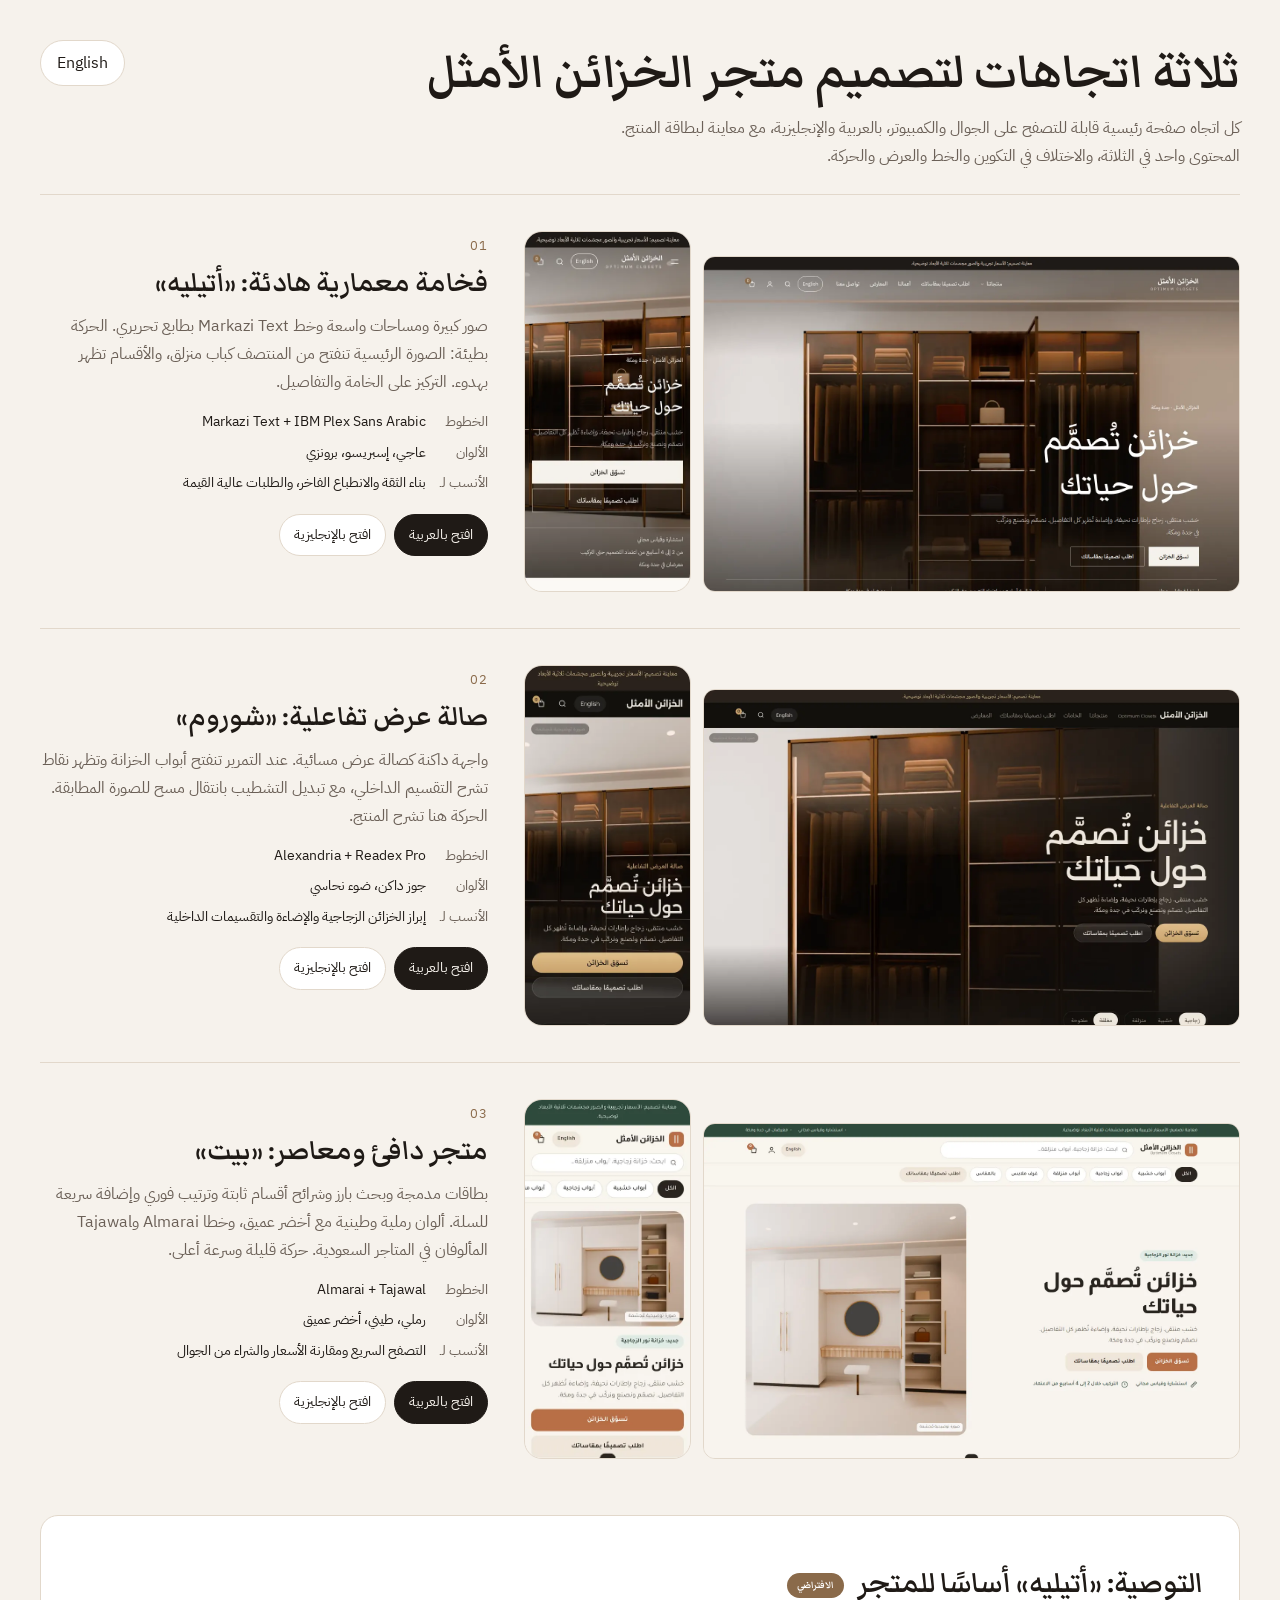
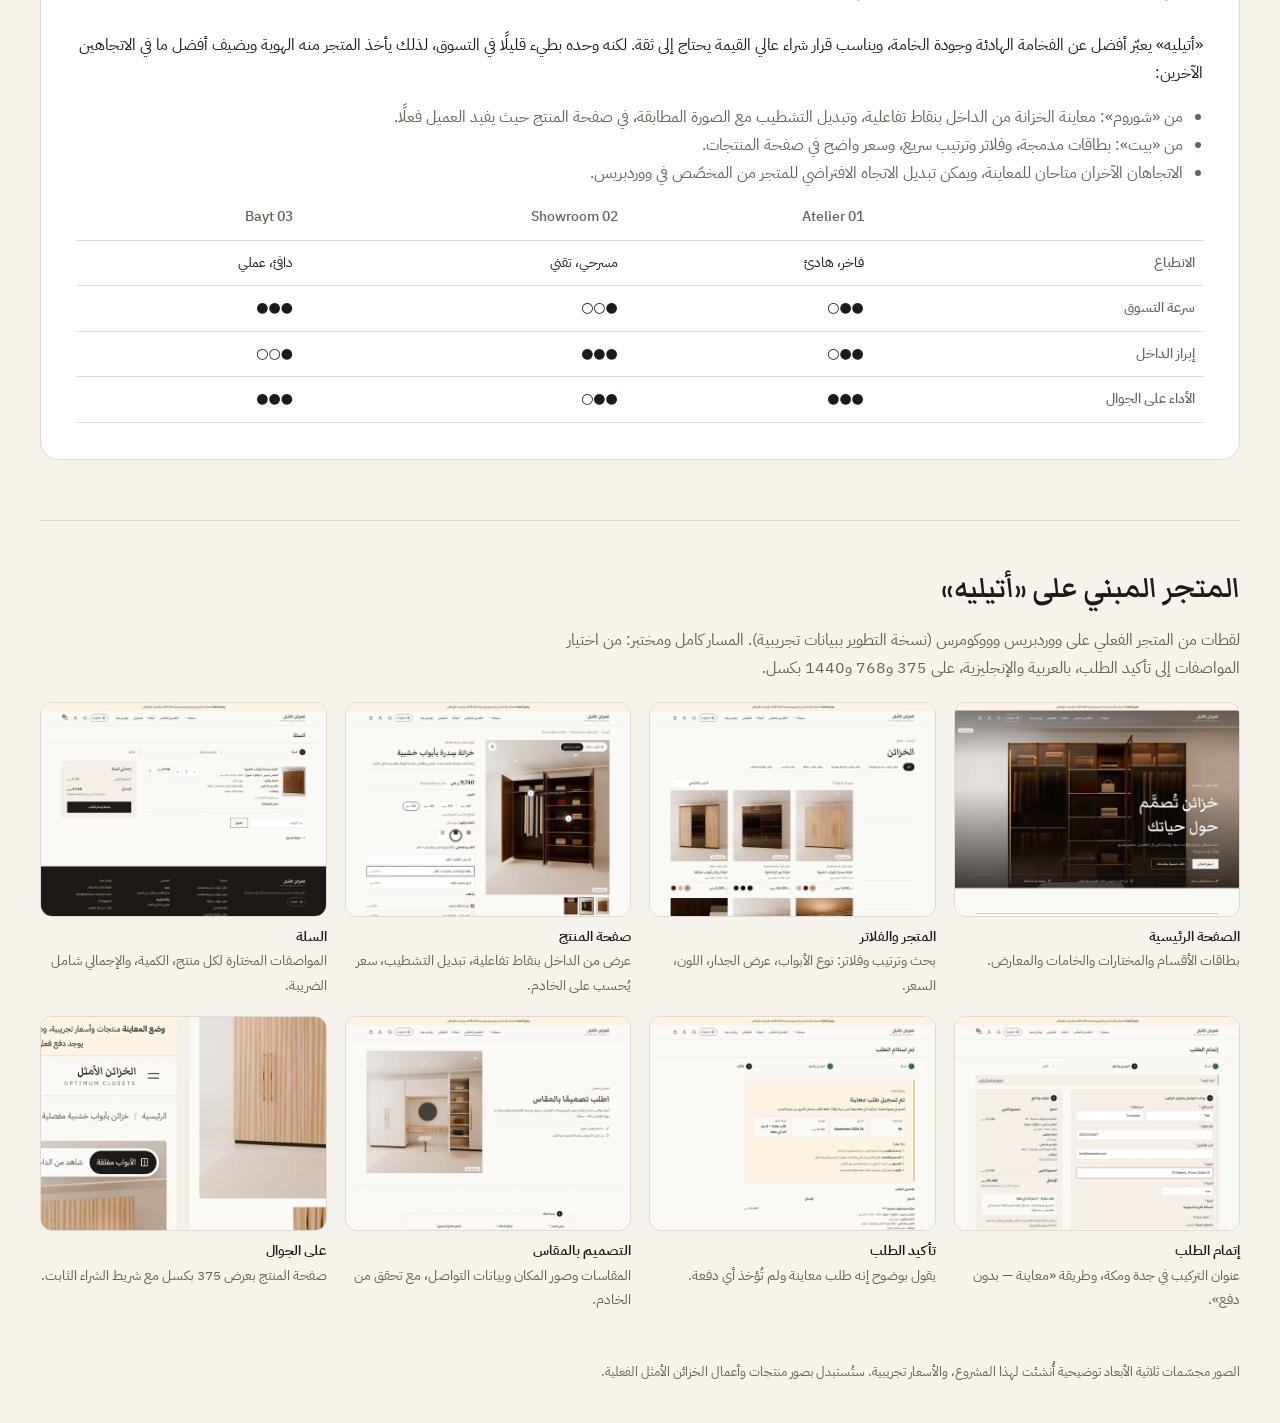
<file: optimum-closets/concepts/index.html>
<!doctype html>
<html lang="ar" dir="rtl">
<head>
<meta charset="utf-8">
<meta name="viewport" content="width=device-width, initial-scale=1">
<title>Optimum Closets Design Directions</title>
<meta name="description" content="Three design directions for the Optimum Closets store, compared, with a recommendation.">
<link rel="stylesheet" href="../assets/fonts/fonts.css">
<style>
:root { --bg: #f6f2ec; --card: #fff; --ink: #1f1a16; --muted: #6b6057; --line: #e2d8cb; --accent: #8a6a4a; --g: clamp(16px, 4vw, 40px); }
@media (prefers-color-scheme: dark) { :root:not([data-theme="light"]) { --bg: #141210; --card: #1d1a17; --ink: #efe7dc; --muted: #a99b8a; --line: #332d27; --accent: #c9a26b; } }
:root[data-theme="dark"] { --bg: #141210; --card: #1d1a17; --ink: #efe7dc; --muted: #a99b8a; --line: #332d27; --accent: #c9a26b; }
* { box-sizing: border-box; }
body { margin: 0; background: var(--bg); color: var(--ink); font: 400 16px/1.75 "IBM Plex Sans Arabic", system-ui, sans-serif; overflow-x: clip; }
a { color: inherit; }
img { display: block; width: 100%; height: auto; }
.wrap { max-width: 1280px; margin-inline: auto; padding-inline: var(--g); }
header.top { padding-block: 40px 24px; display: flex; justify-content: space-between; align-items: start; gap: 16px; flex-wrap: wrap; }
h1 { font-family: "Markazi Text", serif; font-weight: 600; font-size: clamp(34px, 5vw, 60px); line-height: 1.1; margin: 0 0 8px; }
.sub { color: var(--muted); max-width: 64ch; margin: 0; }
.lang { border: 1px solid var(--line); background: var(--card); padding: 8px 16px; border-radius: 999px; font: inherit; color: inherit; cursor: pointer; }
.concept { display: grid; grid-template-columns: 1.6fr 1fr; gap: clamp(16px, 3vw, 36px); padding-block: 36px; border-top: 1px solid var(--line); align-items: start; }
.shots { display: grid; grid-template-columns: 3.2fr 1fr; gap: 12px; align-items: end; }
.shot { border-radius: 12px; overflow: hidden; border: 1px solid var(--line); background: var(--card); }
.shot.m { border-radius: 18px; }
.meta h2 { font-family: "Markazi Text", serif; font-weight: 600; font-size: 34px; line-height: 1.15; margin: 4px 0 10px; }
.num { font-size: 13px; color: var(--accent); letter-spacing: .08em; }
.meta p { margin: 0 0 12px; color: var(--muted); }
dl { display: grid; grid-template-columns: auto 1fr; gap: 6px 14px; font-size: 14px; margin: 14px 0 18px; }
dt { color: var(--muted); }
dd { margin: 0; }
.links { display: flex; flex-wrap: wrap; gap: 8px; }
.links a { text-decoration: none; border: 1px solid var(--line); background: var(--card); padding: 8px 14px; border-radius: 999px; font-size: 14px; }
.links a.primary { background: var(--ink); color: var(--bg); border-color: var(--ink); }
.pick { background: var(--card); border: 1px solid var(--line); border-radius: 18px; padding: clamp(20px, 3vw, 36px); margin-block: 20px 60px; }
.pick h2 { font-family: "Markazi Text", serif; font-weight: 600; font-size: 36px; margin: 0 0 10px; }
.pick ul { margin: 10px 0 0; padding-inline-start: 20px; color: var(--muted); }
.badge { display: inline-block; font-size: 12px; background: var(--accent); color: #fff; padding: 2px 10px; border-radius: 999px; margin-inline-start: 8px; vertical-align: middle; }
table { width: 100%; border-collapse: collapse; font-size: 14px; margin-top: 8px; }
th, td { text-align: start; padding: 10px 8px; border-bottom: 1px solid var(--line); vertical-align: top; }
th { color: var(--muted); font-weight: 500; }
.tablewrap { overflow-x: auto; }
.store { padding-block: 8px 48px; border-top: 1px solid var(--line); }
.store h2 { font-family: "Markazi Text", serif; font-weight: 600; font-size: 36px; margin: 28px 0 6px; }
.store > p { color: var(--muted); max-width: 70ch; margin: 0 0 20px; }
.store-grid { display: grid; grid-template-columns: repeat(auto-fill, minmax(260px, 1fr)); gap: 18px; }
.store-grid figure { margin: 0; display: grid; gap: 8px; align-content: start; }
.store-grid a { display: block; border: 1px solid var(--line); border-radius: 12px; overflow: hidden; background: var(--card); aspect-ratio: 4 / 3; }
.store-grid img { width: 100%; height: 100%; object-fit: cover; object-position: top; }
.store-grid figcaption { font-size: 14px; color: var(--muted); }
.store-grid figcaption strong { display: block; color: var(--ink); font-weight: 600; }
.checks { margin: 18px 0 0; padding-inline-start: 20px; color: var(--muted); font-size: 14.5px; display: grid; gap: 4px; }
footer { color: var(--muted); font-size: 13px; padding-block: 0 40px; }
@media (max-width: 860px) { .concept { grid-template-columns: 1fr; } }
</style>
</head>
<body>
<div class="wrap">
	<header class="top">
		<div>
			<h1 data-i="title">ثلاثة اتجاهات لتصميم متجر الخزائن الأمثل</h1>
			<p class="sub" data-i="intro">كل اتجاه صفحة رئيسية قابلة للتصفح على الجوال والكمبيوتر، بالعربية والإنجليزية، مع معاينة لبطاقة المنتج. المحتوى واحد في الثلاثة، والاختلاف في التكوين والخط والعرض والحركة.</p>
		</div>
		<button class="lang" type="button" id="lang">English</button>
	</header>

	<section class="concept">
		<div class="shots">
			<a class="shot" href="atelier.html"><img src="shots/atelier-1440.webp" alt="" loading="lazy" width="1440" height="900" data-alt="c1d"></a>
			<a class="shot m" href="atelier.html"><img src="shots/atelier-375.webp" alt="" loading="lazy" width="375" height="812" data-alt="c1m"></a>
		</div>
		<div class="meta">
			<span class="num">01</span>
			<h2 data-i="c1">فخامة معمارية هادئة: «أتيليه»</h2>
			<p data-i="c1d">صور كبيرة ومساحات واسعة وخط Markazi Text بطابع تحريري. الحركة بطيئة: الصورة الرئيسية تنفتح من المنتصف كباب منزلق، والأقسام تظهر بهدوء. التركيز على الخامة والتفاصيل.</p>
			<dl>
				<dt data-i="type">الخطوط</dt><dd>Markazi Text + IBM Plex Sans Arabic</dd>
				<dt data-i="palette">الألوان</dt><dd data-i="c1p">عاجي، إسبريسو، برونزي</dd>
				<dt data-i="best">الأنسب لـ</dt><dd data-i="c1b">بناء الثقة والانطباع الفاخر، والطلبات عالية القيمة</dd>
			</dl>
			<div class="links"><a class="primary" href="atelier.html#ar" data-i="openAr">افتح بالعربية</a><a href="atelier.html#en" data-i="openEn">افتح بالإنجليزية</a></div>
		</div>
	</section>

	<section class="concept">
		<div class="shots">
			<a class="shot" href="showroom.html"><img src="shots/showroom-1440.webp" alt="" loading="lazy" width="1440" height="900" data-alt="c2d"></a>
			<a class="shot m" href="showroom.html"><img src="shots/showroom-375.webp" alt="" loading="lazy" width="375" height="812" data-alt="c2m"></a>
		</div>
		<div class="meta">
			<span class="num">02</span>
			<h2 data-i="c2">صالة عرض تفاعلية: «شوروم»</h2>
			<p data-i="c2d">واجهة داكنة كصالة عرض مسائية. عند التمرير تنفتح أبواب الخزانة وتظهر نقاط تشرح التقسيم الداخلي، مع تبديل التشطيب بانتقال مسح للصورة المطابقة. الحركة هنا تشرح المنتج.</p>
			<dl>
				<dt data-i="type">الخطوط</dt><dd>Alexandria + Readex Pro</dd>
				<dt data-i="palette">الألوان</dt><dd data-i="c2p">جوز داكن، ضوء نحاسي</dd>
				<dt data-i="best">الأنسب لـ</dt><dd data-i="c2b">إبراز الخزائن الزجاجية والإضاءة والتقسيمات الداخلية</dd>
			</dl>
			<div class="links"><a class="primary" href="showroom.html#ar" data-i="openAr">افتح بالعربية</a><a href="showroom.html#en" data-i="openEn">افتح بالإنجليزية</a></div>
		</div>
	</section>

	<section class="concept">
		<div class="shots">
			<a class="shot" href="bayt.html"><img src="shots/bayt-1440.webp" alt="" loading="lazy" width="1440" height="900" data-alt="c3d"></a>
			<a class="shot m" href="bayt.html"><img src="shots/bayt-375.webp" alt="" loading="lazy" width="375" height="812" data-alt="c3m"></a>
		</div>
		<div class="meta">
			<span class="num">03</span>
			<h2 data-i="c3">متجر دافئ ومعاصر: «بيت»</h2>
			<p data-i="c3d">بطاقات مدمجة وبحث بارز وشرائح أقسام ثابتة وترتيب فوري وإضافة سريعة للسلة. ألوان رملية وطينية مع أخضر عميق، وخطا Almarai وTajawal المألوفان في المتاجر السعودية. حركة قليلة وسرعة أعلى.</p>
			<dl>
				<dt data-i="type">الخطوط</dt><dd>Almarai + Tajawal</dd>
				<dt data-i="palette">الألوان</dt><dd data-i="c3p">رملي، طيني، أخضر عميق</dd>
				<dt data-i="best">الأنسب لـ</dt><dd data-i="c3b">التصفح السريع ومقارنة الأسعار والشراء من الجوال</dd>
			</dl>
			<div class="links"><a class="primary" href="bayt.html#ar" data-i="openAr">افتح بالعربية</a><a href="bayt.html#en" data-i="openEn">افتح بالإنجليزية</a></div>
		</div>
	</section>

	<section class="pick">
		<h2 data-i="recT">التوصية: «أتيليه» أساسًا للمتجر <span class="badge" data-i="default">الافتراضي</span></h2>
		<p data-i="recP">«أتيليه» يعبّر أفضل عن الفخامة الهادئة وجودة الخامة، ويناسب قرار شراء عالي القيمة يحتاج إلى ثقة. لكنه وحده بطيء قليلًا في التسوق، لذلك يأخذ المتجر منه الهوية ويضيف أفضل ما في الاتجاهين الآخرين:</p>
		<ul>
			<li data-i="rec1">من «شوروم»: معاينة الخزانة من الداخل بنقاط تفاعلية، وتبديل التشطيب مع الصورة المطابقة، في صفحة المنتج حيث يفيد العميل فعلًا.</li>
			<li data-i="rec2">من «بيت»: بطاقات مدمجة، وفلاتر وترتيب سريع، وسعر واضح في صفحة المنتجات.</li>
			<li data-i="rec3">الاتجاهان الآخران متاحان للمعاينة، ويمكن تبديل الاتجاه الافتراضي للمتجر من المخصّص في ووردبريس.</li>
		</ul>
		<div class="tablewrap">
			<table>
				<thead><tr><th></th><th>01 Atelier</th><th>02 Showroom</th><th>03 Bayt</th></tr></thead>
				<tbody>
					<tr><th data-i="r1">الانطباع</th><td data-i="r1a">فاخر، هادئ</td><td data-i="r1b">مسرحي، تقني</td><td data-i="r1c">دافئ، عملي</td></tr>
					<tr><th data-i="r2">سرعة التسوق</th><td>●●○</td><td>●○○</td><td>●●●</td></tr>
					<tr><th data-i="r3">إبراز الداخل</th><td>●●○</td><td>●●●</td><td>●○○</td></tr>
					<tr><th data-i="r4">الأداء على الجوال</th><td>●●●</td><td>●●○</td><td>●●●</td></tr>
				</tbody>
			</table>
		</div>
	</section>
	<section class="store" id="store">
		<h2 data-i="storeT">المتجر المبني على «أتيليه»</h2>
		<p data-i="storeP">لقطات من المتجر الفعلي على ووردبريس وووكومرس (نسخة التطوير ببيانات تجريبية). المسار كامل ومختبر: من اختيار المواصفات إلى تأكيد الطلب، بالعربية والإنجليزية، على 375 و768 و1440 بكسل.</p>
		<div class="store-grid">
			<figure><a href="shots/store-home.webp"><img src="shots/store-home.webp" alt="" loading="lazy" data-alt-ar="الصفحة الرئيسية" data-alt-en="Homepage"></a><figcaption><strong data-i="s_home">الصفحة الرئيسية</strong><span data-i="s_homed">بطاقات الأقسام والمختارات والخامات والمعارض.</span></figcaption></figure>
			<figure><a href="shots/store-shop.webp"><img src="shots/store-shop.webp" alt="" loading="lazy" data-alt-ar="المتجر والفلاتر" data-alt-en="Shop and filters"></a><figcaption><strong data-i="s_shop">المتجر والفلاتر</strong><span data-i="s_shopd">بحث وترتيب وفلاتر: نوع الأبواب، عرض الجدار، اللون، السعر.</span></figcaption></figure>
			<figure><a href="shots/store-product.webp"><img src="shots/store-product.webp" alt="" loading="lazy" data-alt-ar="صفحة المنتج" data-alt-en="Product page"></a><figcaption><strong data-i="s_product">صفحة المنتج</strong><span data-i="s_productd">عرض من الداخل بنقاط تفاعلية، تبديل التشطيب، سعر يُحسب على الخادم.</span></figcaption></figure>
			<figure><a href="shots/store-cart.webp"><img src="shots/store-cart.webp" alt="" loading="lazy" data-alt-ar="السلة" data-alt-en="Cart"></a><figcaption><strong data-i="s_cart">السلة</strong><span data-i="s_cartd">المواصفات المختارة لكل منتج، الكمية، والإجمالي شامل الضريبة.</span></figcaption></figure>
			<figure><a href="shots/store-checkout.webp"><img src="shots/store-checkout.webp" alt="" loading="lazy" data-alt-ar="إتمام الطلب" data-alt-en="Checkout"></a><figcaption><strong data-i="s_checkout">إتمام الطلب</strong><span data-i="s_checkoutd">عنوان التركيب في جدة ومكة، وطريقة «معاينة — بدون دفع».</span></figcaption></figure>
			<figure><a href="shots/store-confirm.webp"><img src="shots/store-confirm.webp" alt="" loading="lazy" data-alt-ar="تأكيد الطلب" data-alt-en="Confirmation"></a><figcaption><strong data-i="s_confirm">تأكيد الطلب</strong><span data-i="s_confirmd">يقول بوضوح إنه طلب معاينة ولم تُؤخذ أي دفعة.</span></figcaption></figure>
			<figure><a href="shots/store-mtm.webp"><img src="shots/store-mtm.webp" alt="" loading="lazy" data-alt-ar="التصميم بالمقاس" data-alt-en="Made to measure"></a><figcaption><strong data-i="s_mtm">التصميم بالمقاس</strong><span data-i="s_mtmd">المقاسات وصور المكان وبيانات التواصل، مع تحقق من الخادم.</span></figcaption></figure>
			<figure><a href="shots/store-mobile.webp"><img src="shots/store-mobile.webp" alt="" loading="lazy" data-alt-ar="على الجوال" data-alt-en="On mobile"></a><figcaption><strong data-i="s_mobile">على الجوال</strong><span data-i="s_mobiled">صفحة المنتج بعرض 375 بكسل مع شريط الشراء الثابت.</span></figcaption></figure>
		</div>
	</section>
	<footer data-i="foot">الصور مجسّمات ثلاثية الأبعاد توضيحية أُنشئت لهذا المشروع، والأسعار تجريبية. ستُستبدل بصور منتجات وأعمال الخزائن الأمثل الفعلية.</footer>
</div>
<script>
( function () {
	var en = {
		title: 'Three design directions for the Optimum Closets store',
		intro: 'Each direction is a browsable homepage for mobile and desktop, in Arabic and English, with a product card preview. The content is identical; they differ in composition, typography, presentation and motion.',
		c1: 'Quiet architectural luxury: “Atelier”',
		c1d: 'Large images, generous space and an editorial serif (Markazi Text). Slow motion: the hero opens from the centre like a sliding door and sections settle in calmly. The focus is material and detail.',
		c1p: 'Ivory, espresso, bronze', c1b: 'Building trust and a premium first impression for high-value orders',
		c2: 'Interactive showroom: “Showroom”',
		c2d: 'A dark, after-hours showroom. As you scroll the doors open and hotspots explain the interior; switching finish wipes to the exact matching image. Here, motion explains the product.',
		c2p: 'Dark walnut, brass light', c2b: 'Showcasing glass wardrobes, lighting and interior layouts',
		c3: 'Warm contemporary store: “Bayt”',
		c3d: 'Compact cards, a prominent search, sticky category chips, instant sorting and quick add. Sand, clay and deep green with Almarai and Tajawal, familiar from Saudi retail. Little motion, more speed.',
		c3p: 'Sand, clay, deep green', c3b: 'Fast browsing, price comparison and buying on mobile',
		type: 'Typefaces', palette: 'Palette', best: 'Best for',
		openAr: 'Open in Arabic', openEn: 'Open in English',
		recT: 'Recommendation: “Atelier” as the store’s base', default: 'Default',
		recP: 'Atelier best expresses quiet luxury and material quality, and suits a high-value purchase that needs trust. On its own it is a little slow to shop, so the store takes its identity and adds the best of the other two:',
		rec1: 'From Showroom: the see-inside view with interactive hotspots and finish switching with matching imagery, on the product page where it actually helps.',
		rec2: 'From Bayt: compact cards, fast filters and sorting, and clear prices on the product listing.',
		rec3: 'The other two directions stay available to preview, and the store’s default direction can be switched in the WordPress Customizer.',
		r1: 'Feel', r1a: 'Premium, calm', r1b: 'Theatrical, technical', r1c: 'Warm, practical', r2: 'Shopping speed', r3: 'Shows interiors', r4: 'Mobile performance',
		s_home: 'Homepage', s_homed: 'Categories, featured products, materials and showrooms.',
		s_shop: 'Shop and filters', s_shopd: 'Search, sorting and filters: door type, wall width, colour, price.',
		s_product: 'Product page', s_productd: 'See-inside view with hotspots, finish switching, server-computed price.',
		s_cart: 'Cart', s_cartd: 'Chosen options per line, quantity, totals including VAT.',
		s_checkout: 'Checkout', s_checkoutd: 'Installation address for Jeddah & Makkah, and the “Preview — no payment” method.',
		s_confirm: 'Confirmation', s_confirmd: 'Says plainly it is a preview order and no payment was taken.',
		s_mtm: 'Made to measure', s_mtmd: 'Measurements, photos of the space and contact details, validated on the server.',
		s_mobile: 'On mobile', s_mobiled: 'Product page at 375 px with the sticky buy bar.',
		storeT: 'The store, built on “Atelier”',
		storeP: 'Screenshots of the working WordPress / WooCommerce store (development copy with demo data). The whole journey is tested, from choosing options to order confirmation, in Arabic and English at 375, 768 and 1440 px.',
		foot: 'Images are illustrative 3D renders created for this project, and prices are demo values. They will be replaced with Optimum Closets’ actual product and project photos.'
	};
	var ar = {};
	document.querySelectorAll( '[data-i]' ).forEach( function ( el ) { ar[ el.getAttribute( 'data-i' ) ] = el.innerHTML; } );
	var lang = ( new URLSearchParams( location.search ).get( 'lang' ) === 'en' || location.hash === '#en' ) ? 'en' : 'ar';
	function apply() {
		var d = lang === 'en' ? en : ar;
		document.documentElement.lang = lang;
		document.documentElement.dir = lang === 'en' ? 'ltr' : 'rtl';
		document.querySelectorAll( '[data-i]' ).forEach( function ( el ) {
			var k = el.getAttribute( 'data-i' );
			if ( d[ k ] !== undefined ) { el.innerHTML = d[ k ]; }
		} );
		document.querySelectorAll( '.links a, a.shot' ).forEach( function ( a ) {
			if ( a.classList.contains( 'shot' ) ) { a.href = a.getAttribute( 'href' ).split( /[?#]/ )[ 0 ] + '#' + lang; }
		} );
		document.getElementById( 'lang' ).textContent = lang === 'en' ? 'العربية' : 'English';
		document.querySelectorAll( 'img[data-alt-ar]' ).forEach( function ( img ) { img.alt = img.getAttribute( lang === 'en' ? 'data-alt-en' : 'data-alt-ar' ); } );
		document.querySelectorAll( 'img[data-alt]' ).forEach( function ( img ) {
			var n = img.getAttribute( 'data-alt' );
			var name = { c1: 'Atelier', c2: 'Showroom', c3: 'Bayt' }[ n.slice( 0, 2 ) ];
			img.alt = lang === 'en' ? name + ( n[ 2 ] === 'd' ? ' homepage on desktop' : ' homepage on mobile' ) : 'الصفحة الرئيسية لاتجاه ' + name + ( n[ 2 ] === 'd' ? ' على الكمبيوتر' : ' على الجوال' );
		} );
	}
	document.getElementById( 'lang' ).addEventListener( 'click', function () {
		lang = lang === 'en' ? 'ar' : 'en';
		try { var u = new URL( location.href ); u.hash = lang; u.searchParams.delete( 'lang' ); history.replaceState( null, '', u ); } catch ( e ) {}
		apply();
	} );
	apply();
} )();
</script>
</body>
</html>
</file>
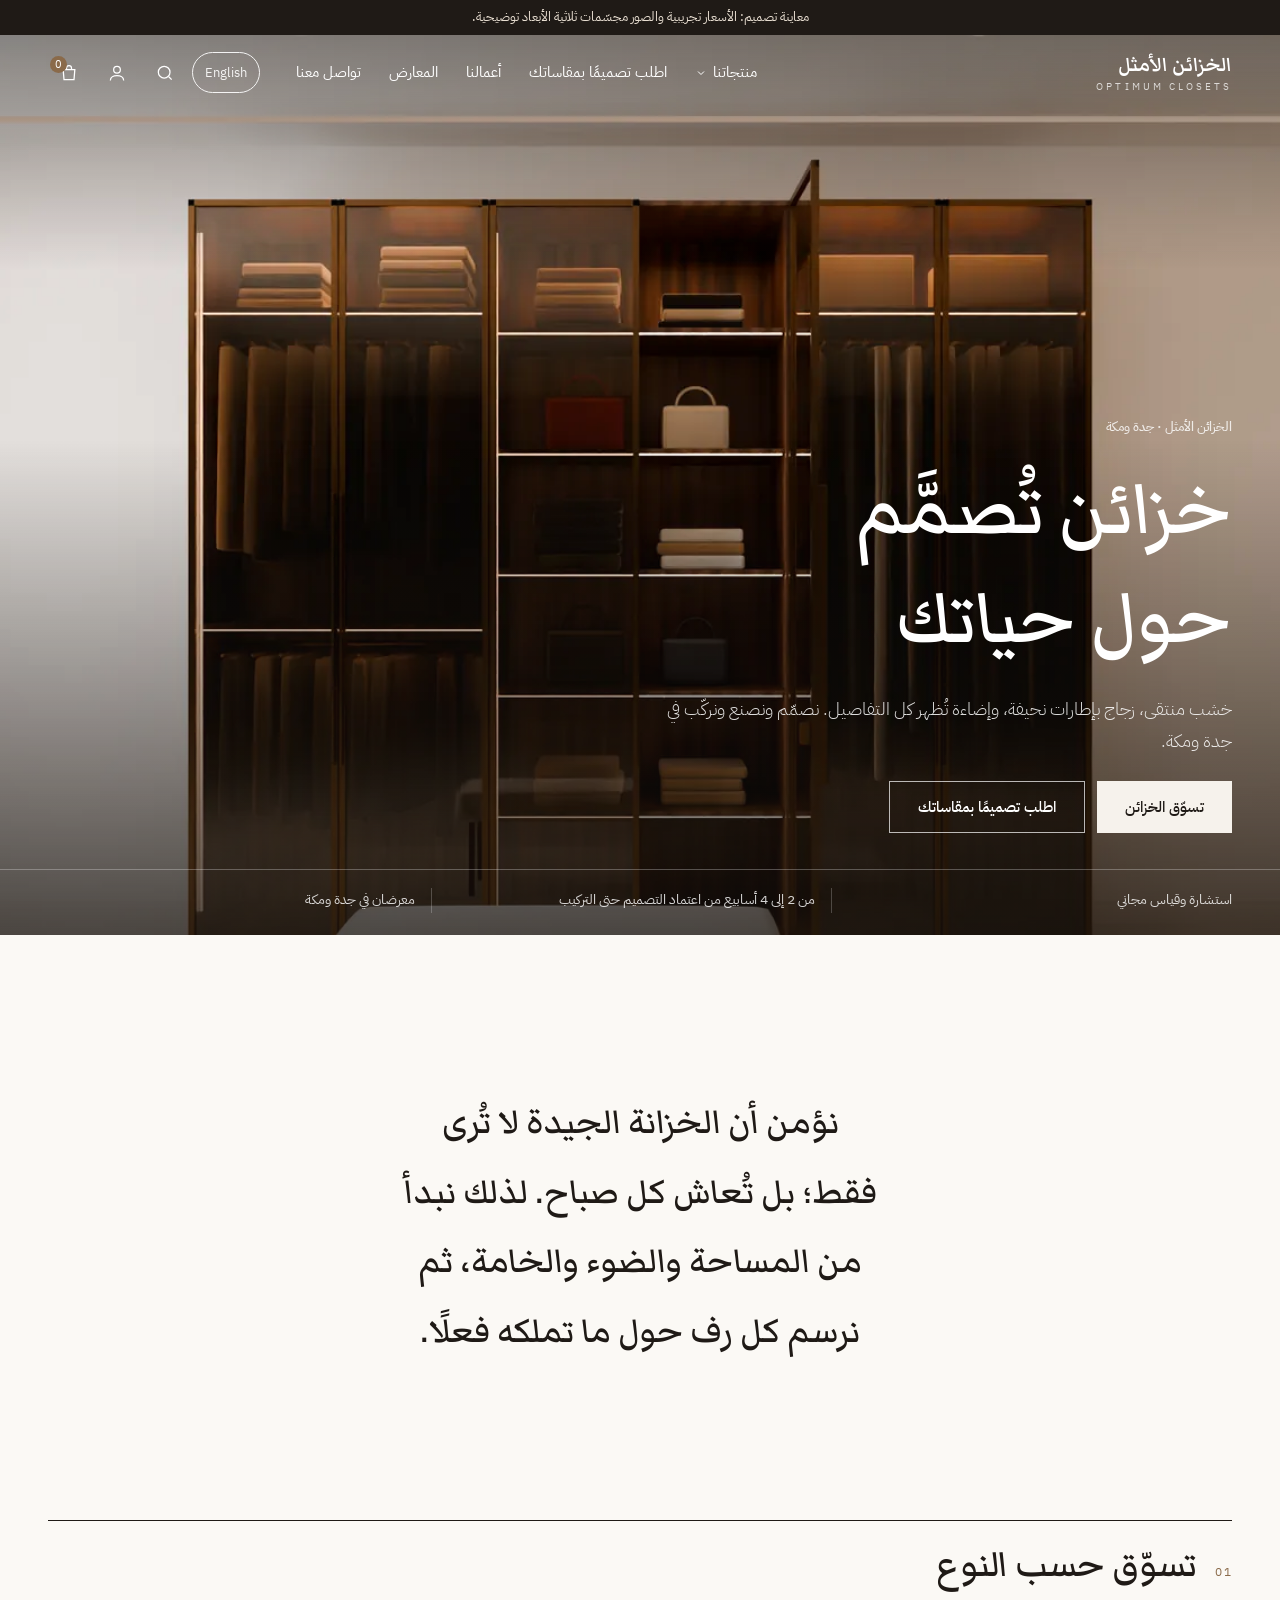
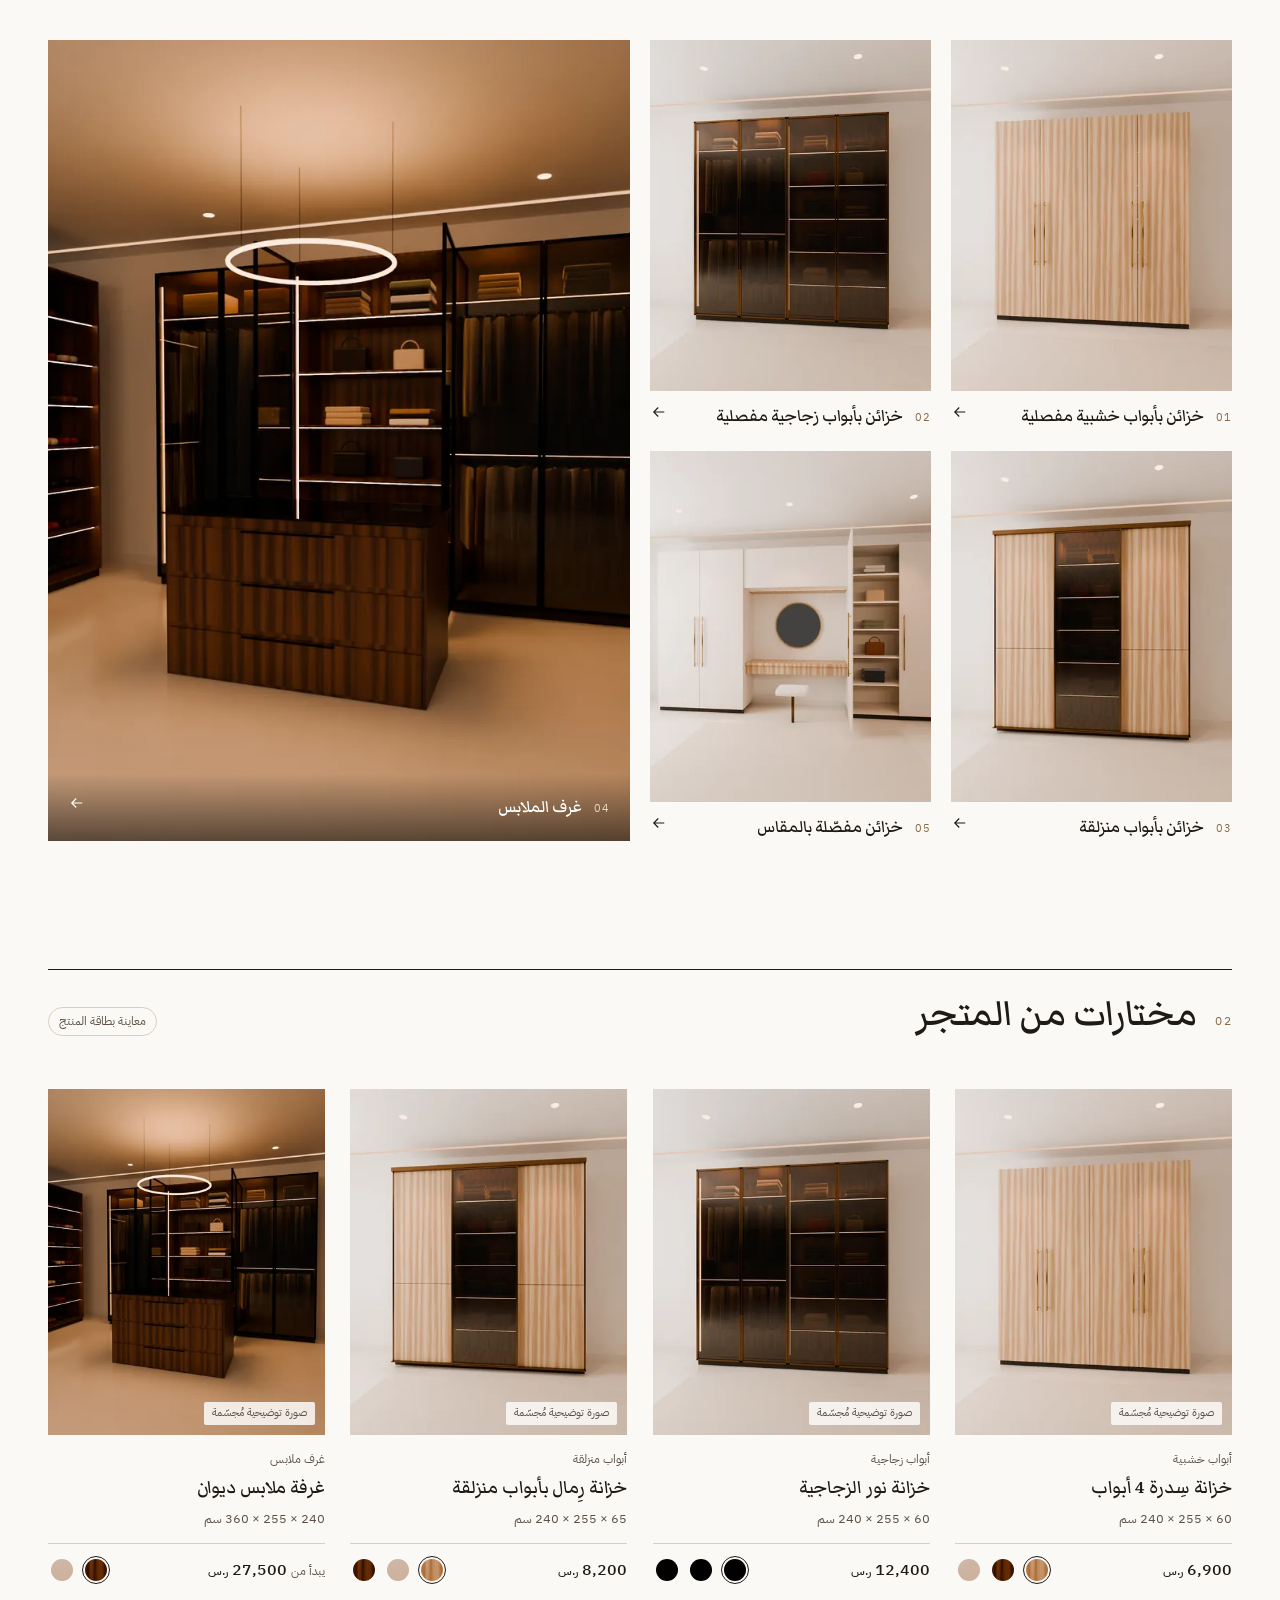
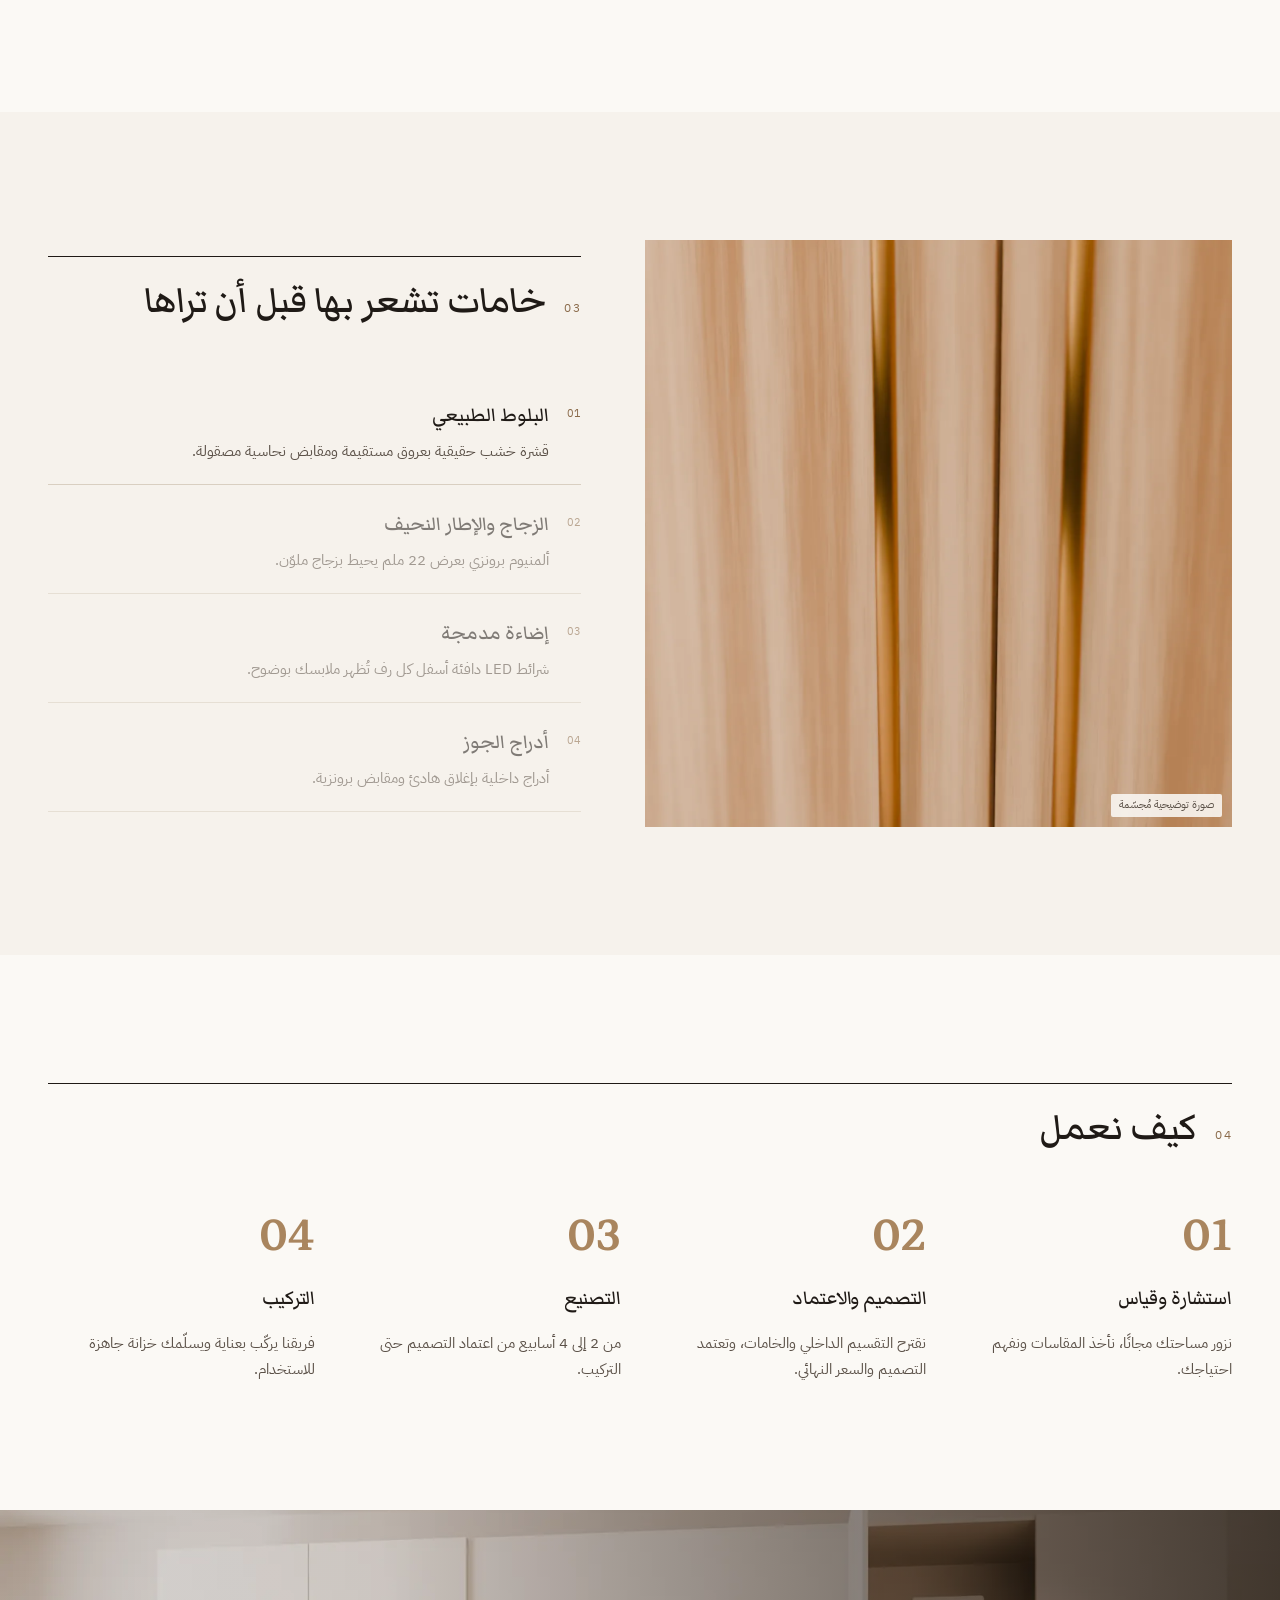
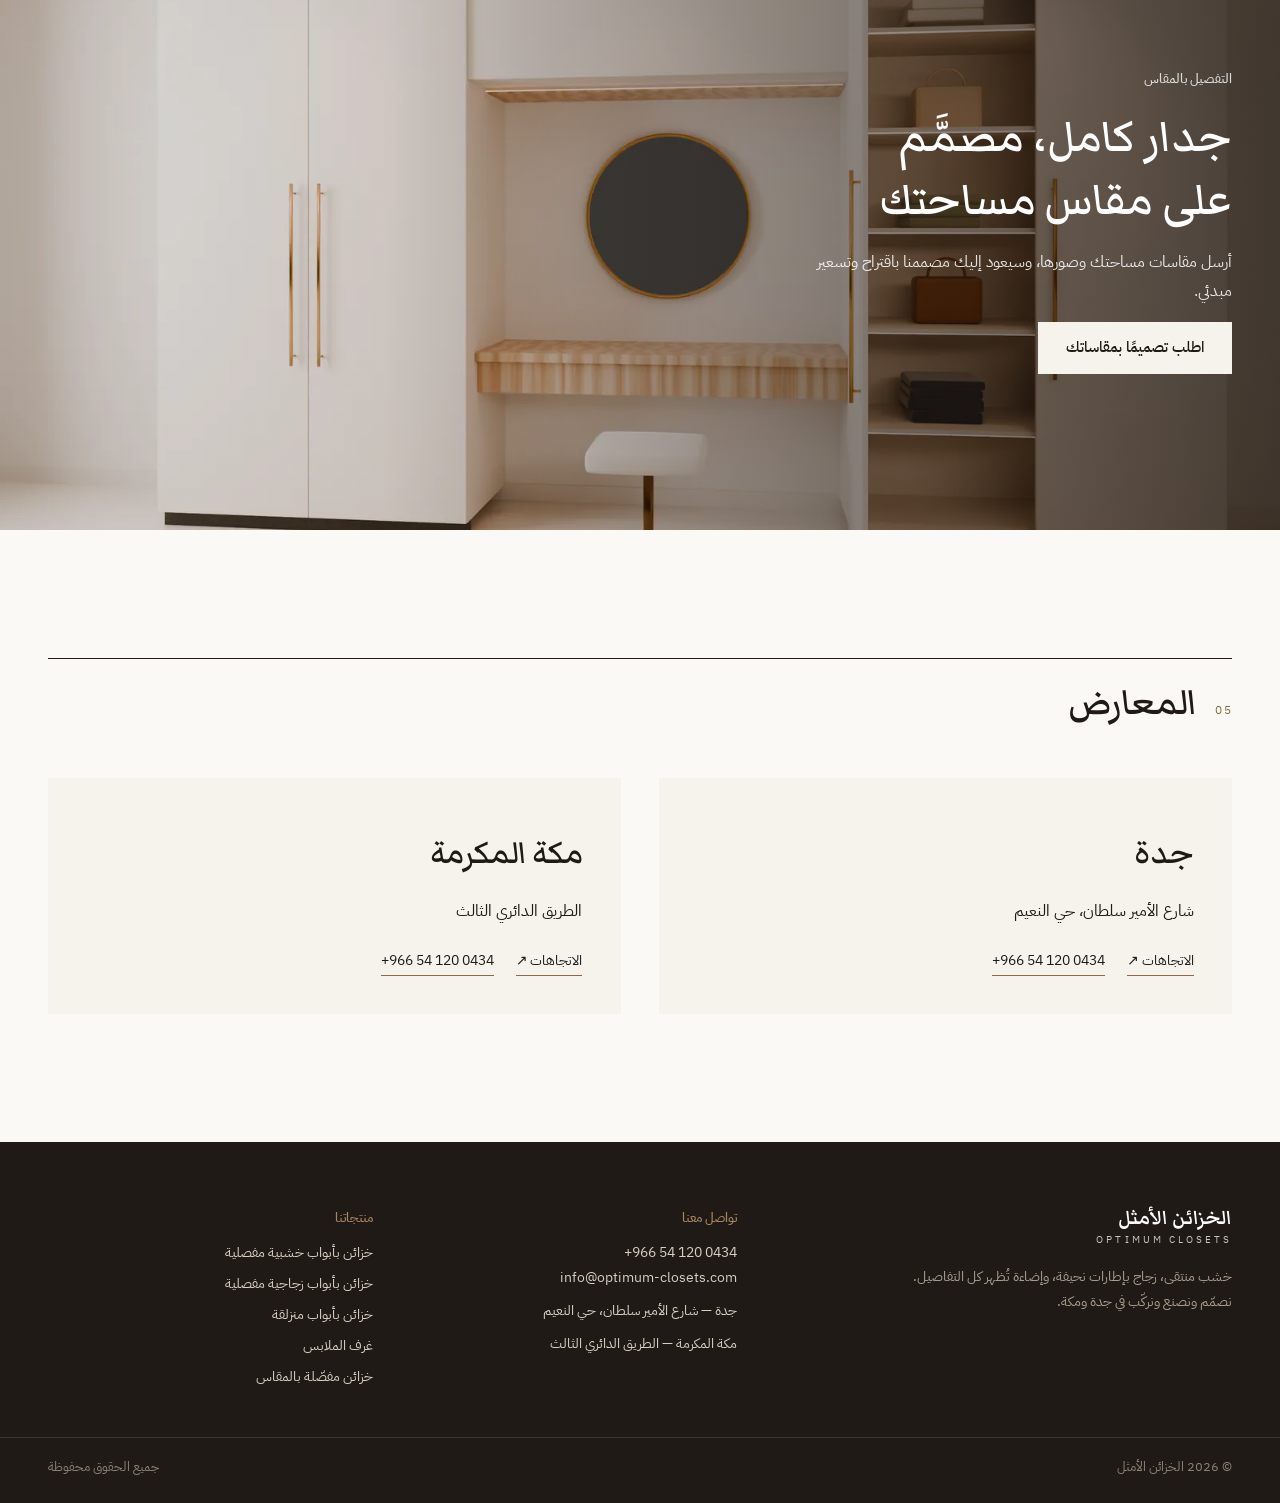
<file: optimum-closets/concepts/atelier.html>
<!doctype html>
<html lang="ar" dir="rtl" data-img-base="../assets/img/renders/">
<head>
<meta charset="utf-8">
<meta name="viewport" content="width=device-width, initial-scale=1">
<title>Concept 1 · Atelier — Optimum Closets</title>
<meta name="description" content="Design concept 1: quiet architectural luxury for Optimum Closets.">
<link rel="stylesheet" href="../assets/fonts/fonts.css">
<link rel="stylesheet" href="atelier.css">
<link rel="preload" as="image" type="image/webp" href="../assets/img/renders/hero-glass-wide-1600.webp" media="(min-width: 700px)">
</head>
<body>
<a class="skip" href="#main" data-t="view">Skip</a>
<div class="demo-bar" role="note"><span data-t="demo"></span></div>

<header class="hdr" id="hdr">
	<div class="wrap hdr-in">
		<button class="ico menu-btn" type="button" aria-expanded="false" aria-controls="drawer" data-t-attr="aria-label:menu">
			<svg width="22" height="22" viewBox="0 0 24 24" fill="none" stroke="currentColor" stroke-width="1.5"><path d="M3 8h18M3 16h18"/></svg>
		</button>
		<a class="logo" href="#top" aria-label="Optimum Closets">
			<span class="logo-ar">الخزائن الأمثل</span>
			<span class="logo-en">OPTIMUM CLOSETS</span>
		</a>
		<nav class="nav" aria-label="Main">
			<div class="nav-item has-mega">
				<button type="button" class="nav-link" aria-expanded="false" aria-controls="mega"><span data-t="products"></span>
					<svg width="12" height="12" viewBox="0 0 24 24" fill="none" stroke="currentColor" stroke-width="2"><path d="m6 9 6 6 6-6"/></svg></button>
				<div class="mega" id="mega" hidden><div class="wrap mega-in" id="mega-list"></div></div>
			</div>
			<a class="nav-link" href="#bespoke" data-t="bespoke"></a>
			<a class="nav-link" href="#work" data-t="work"></a>
			<a class="nav-link" href="#showrooms" data-t="showrooms"></a>
			<a class="nav-link" href="#contact" data-t="contact"></a>
		</nav>
		<div class="hdr-actions">
			<button class="lang" type="button" data-lang-toggle><span data-t="lang"></span></button>
			<a class="ico" href="#search" data-t-attr="aria-label:search"><svg width="20" height="20" viewBox="0 0 24 24" fill="none" stroke="currentColor" stroke-width="1.5"><circle cx="11" cy="11" r="7"/><path d="m20 20-3.5-3.5"/></svg></a>
			<a class="ico hide-sm" href="#account" data-t-attr="aria-label:account"><svg width="20" height="20" viewBox="0 0 24 24" fill="none" stroke="currentColor" stroke-width="1.5"><circle cx="12" cy="8" r="4"/><path d="M4 21c0-4 4-6 8-6s8 2 8 6"/></svg></a>
			<a class="ico cart" href="#cart" data-t-attr="aria-label:cart"><svg width="20" height="20" viewBox="0 0 24 24" fill="none" stroke="currentColor" stroke-width="1.5"><path d="M5 8h14l-1 12H6z"/><path d="M9 8V6a3 3 0 0 1 6 0v2"/></svg><span class="cart-n">0</span></a>
		</div>
	</div>
</header>

<div class="drawer" id="drawer" hidden>
	<div class="drawer-panel">
		<button class="ico drawer-x" type="button" data-t-attr="aria-label:close"><svg width="22" height="22" viewBox="0 0 24 24" fill="none" stroke="currentColor" stroke-width="1.5"><path d="M6 6l12 12M18 6 6 18"/></svg></button>
		<p class="eyebrow" data-t="products"></p>
		<ul class="drawer-cats" id="drawer-cats"></ul>
		<ul class="drawer-links">
			<li><a href="#bespoke" data-t="bespoke"></a></li>
			<li><a href="#work" data-t="work"></a></li>
			<li><a href="#showrooms" data-t="showrooms"></a></li>
			<li><a href="#contact" data-t="contact"></a></li>
		</ul>
	</div>
</div>

<main id="main">
	<section class="hero" id="top">
		<div class="hero-media">
			<picture>
				<source media="(max-width: 699px)" type="image/webp" srcset="../assets/img/renders/hero-glass-mobile-540.webp 540w, ../assets/img/renders/hero-glass-mobile-1080.webp 1080w" sizes="100vw">
				<source media="(min-width: 700px)" type="image/webp" srcset="../assets/img/renders/hero-glass-wide-960.webp 960w, ../assets/img/renders/hero-glass-wide-1600.webp 1600w, ../assets/img/renders/hero-glass-wide-2400.webp 2400w" sizes="100vw">
				<img id="hero-img" src="../assets/img/renders/hero-glass-wide-1600.jpg" alt="" fetchpriority="high" width="2400" height="1200">
			</picture>
		</div>
		<div class="wrap hero-copy">
			<p class="eyebrow light" data-t="brandLine">Optimum Closets</p>
			<h1 data-t="heroTitle"></h1>
			<p class="lede" data-t="heroText"></p>
			<div class="ctas">
				<a class="btn btn-ivory" href="#featured" data-t="shop"></a>
				<a class="btn btn-line" href="#bespoke" data-t="bespoke"></a>
			</div>
		</div>
		<ul class="wrap hero-facts">
			<li data-t="consultFree"></li>
			<li data-t="leadTime"></li>
			<li data-t="twoCities"></li>
		</ul>
	</section>

	<section class="statement wrap reveal">
		<p data-t="statement"></p>
	</section>

	<section class="cats wrap" aria-labelledby="cats-h">
		<header class="sec-head reveal">
			<span class="idx">01</span>
			<h2 id="cats-h" data-t="categories"></h2>
		</header>
		<div class="cats-grid" id="cats"></div>
	</section>

	<section class="featured wrap" id="featured" aria-labelledby="feat-h">
		<header class="sec-head reveal">
			<span class="idx">02</span>
			<h2 id="feat-h" data-t="featured"></h2>
			<span class="tag" data-t="cardPreview"></span>
		</header>
		<div class="cards" id="cards"></div>
	</section>

	<section class="materials" aria-labelledby="mat-h">
		<div class="wrap mat-in">
			<div class="mat-media reveal" id="mat-media"></div>
			<div class="mat-copy">
				<header class="sec-head reveal">
					<span class="idx">03</span>
					<h2 id="mat-h" data-t="materialsTitle"></h2>
				</header>
				<ol class="mat-list" id="mat-list" role="tablist"></ol>
			</div>
		</div>
	</section>

	<section class="process wrap" aria-labelledby="proc-h">
		<header class="sec-head reveal">
			<span class="idx">04</span>
			<h2 id="proc-h" data-t="process"></h2>
		</header>
		<ol class="steps" id="steps"></ol>
	</section>

	<section class="bespoke" id="bespoke">
		<div class="bespoke-media" id="bespoke-media"></div>
		<div class="wrap bespoke-copy reveal">
			<p class="eyebrow light" data-t="bespokeEyebrow"></p>
			<h2 data-t="bespokeTitle"></h2>
			<p data-t="bespokeText"></p>
			<a class="btn btn-ivory" href="#contact" data-t="bespoke"></a>
		</div>
	</section>

	<section class="showrooms wrap" id="showrooms" aria-labelledby="show-h">
		<header class="sec-head reveal">
			<span class="idx">05</span>
			<h2 id="show-h" data-t="showrooms"></h2>
		</header>
		<div class="show-grid" id="show"></div>
	</section>
</main>

<footer class="ftr" id="contact">
	<div class="wrap ftr-in">
		<div>
			<a class="logo" href="#top"><span class="logo-ar">الخزائن الأمثل</span><span class="logo-en">OPTIMUM CLOSETS</span></a>
			<p class="ftr-note" data-t="heroText"></p>
		</div>
		<div id="ftr-contact"></div>
		<div>
			<p class="eyebrow" data-t="products"></p>
			<ul id="ftr-cats"></ul>
		</div>
	</div>
	<div class="wrap ftr-base"><span>© 2026 <span data-t="brandName"></span></span><span data-t="footerNote"></span></div>
</footer>

<script src="../assets/img/renders/images.js"></script>
<script src="shared/data.js"></script>
<script>
Object.assign( OC_DATA.strings, {
	brandLine: { ar: 'الخزائن الأمثل · جدة ومكة', en: 'Optimum Closets · Jeddah & Makkah' },
	brandName: { ar: 'الخزائن الأمثل', en: 'Optimum Closets' },
	statement: { ar: 'نؤمن أن الخزانة الجيدة لا تُرى فقط؛ بل تُعاش كل صباح. لذلك نبدأ من المساحة والضوء والخامة، ثم نرسم كل رف حول ما تملكه فعلًا.', en: 'A good wardrobe is not only seen; it is lived with every morning. So we start with space, light and material, then draw every shelf around what you actually own.' },
	bespokeEyebrow: { ar: 'التفصيل بالمقاس', en: 'Made to measure' },
	bespokeTitle: { ar: 'جدار كامل، مصمَّم على مقاس مساحتك', en: 'A whole wall, drawn to the size of your room' },
	bespokeText: { ar: 'أرسل مقاسات مساحتك وصورها، وسيعود إليك مصممنا باقتراح وتسعير مبدئي.', en: 'Send your room’s measurements and photos; our designer will come back with a proposal and an initial quote.' }
} );
</script>
<script src="shared/core.js"></script>
<script src="atelier.js"></script>
</body>
</html>
</file>
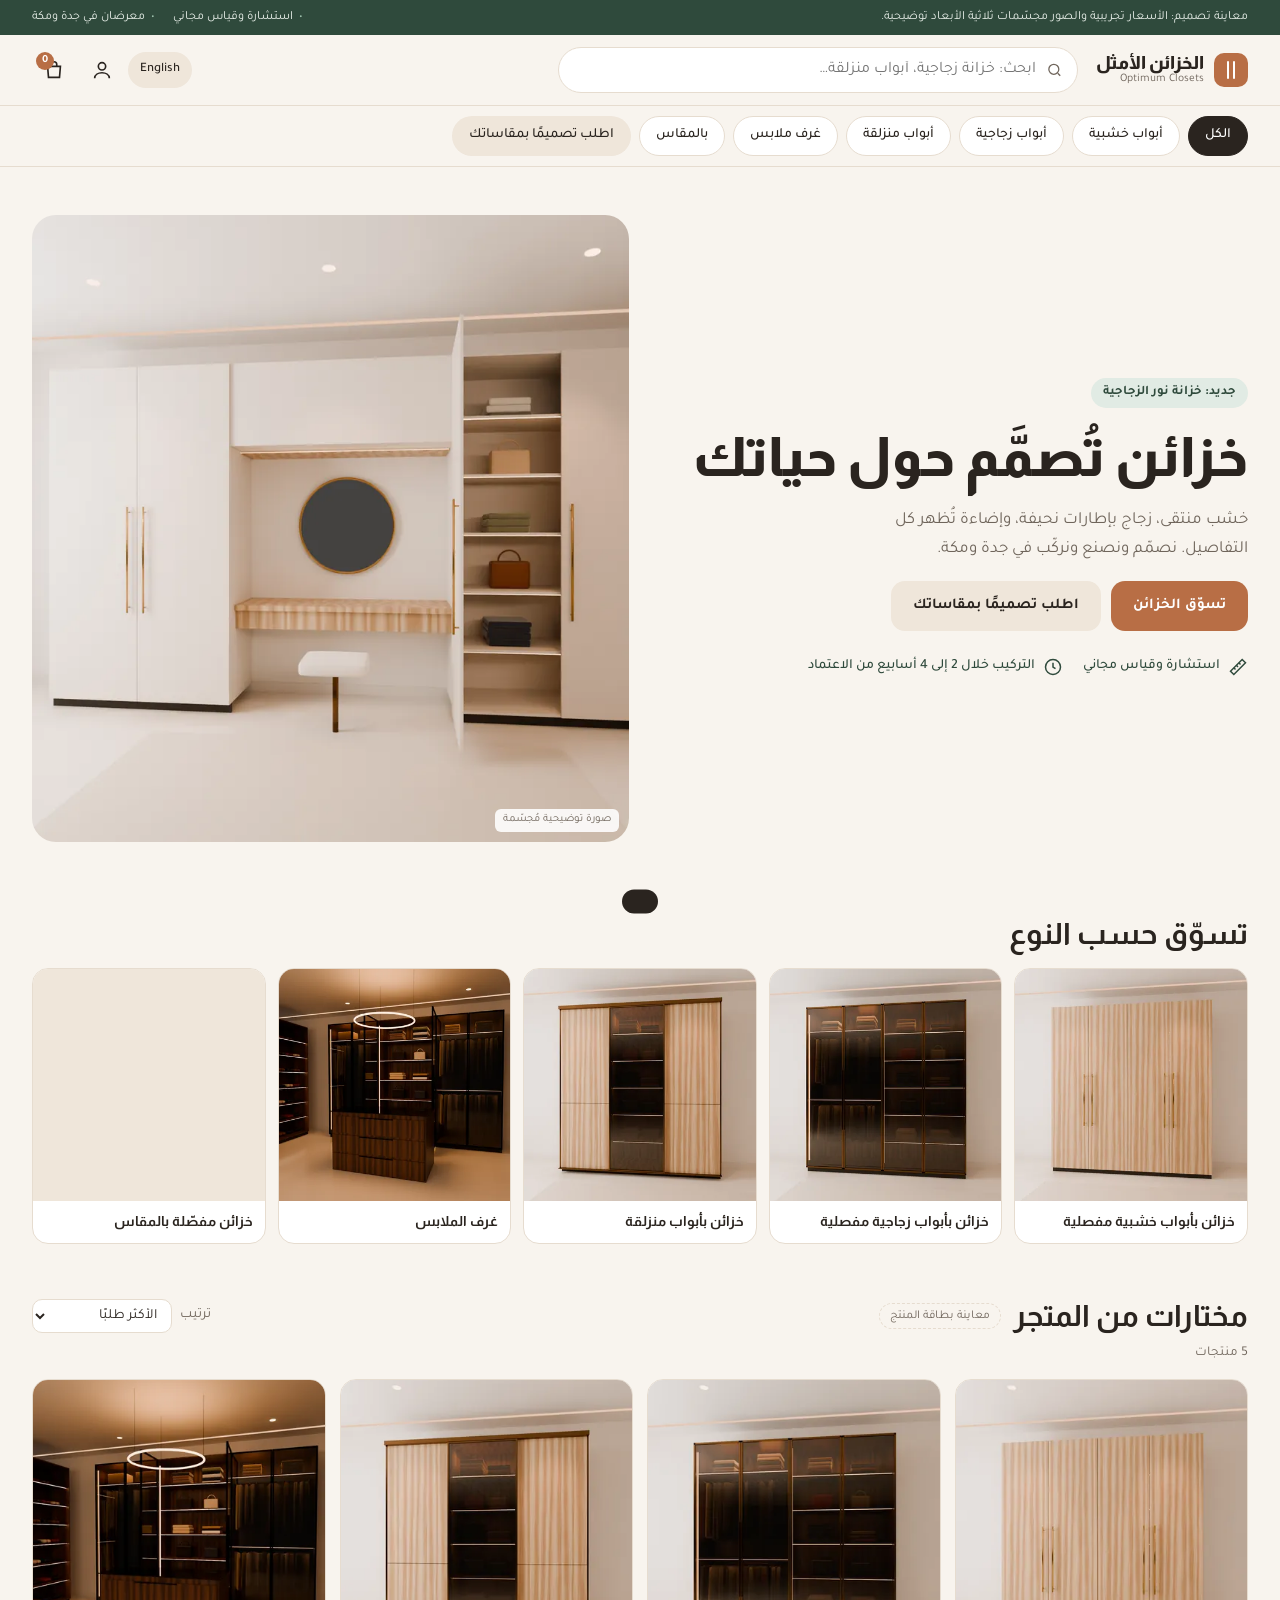
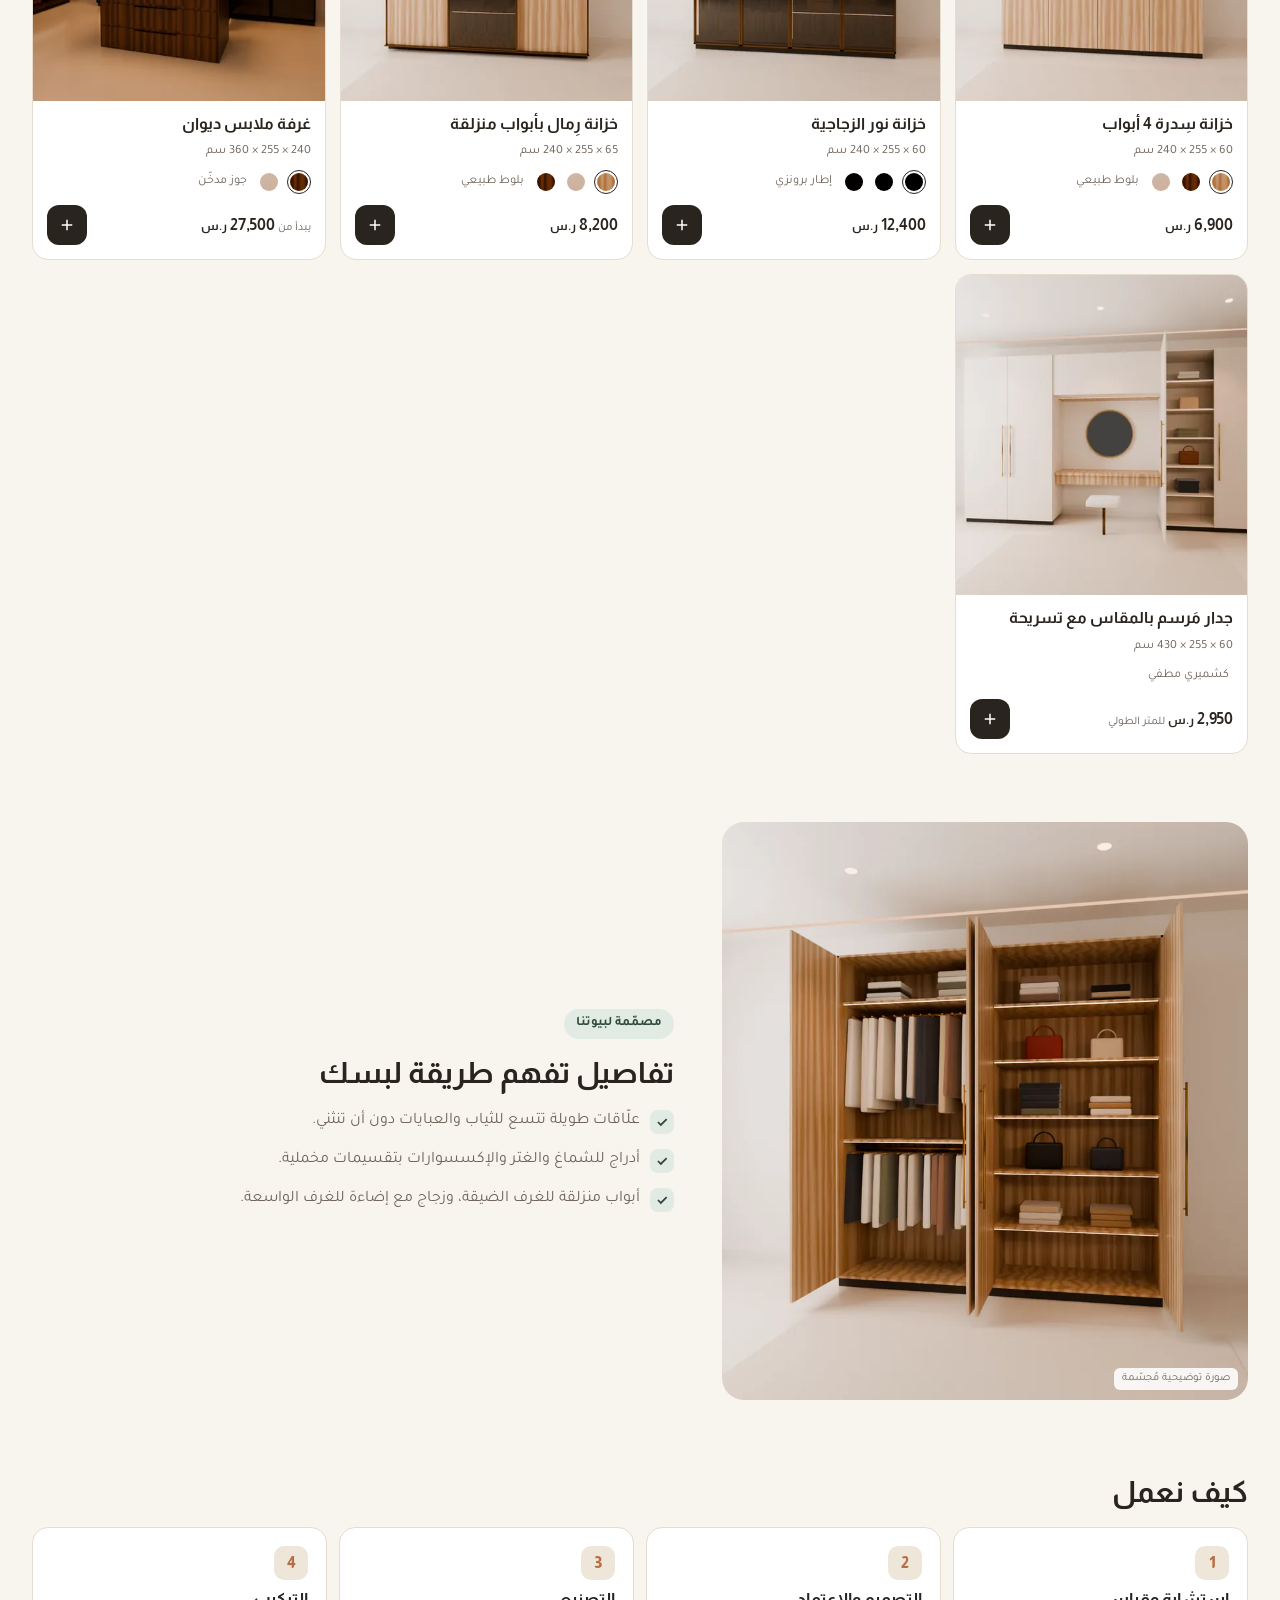
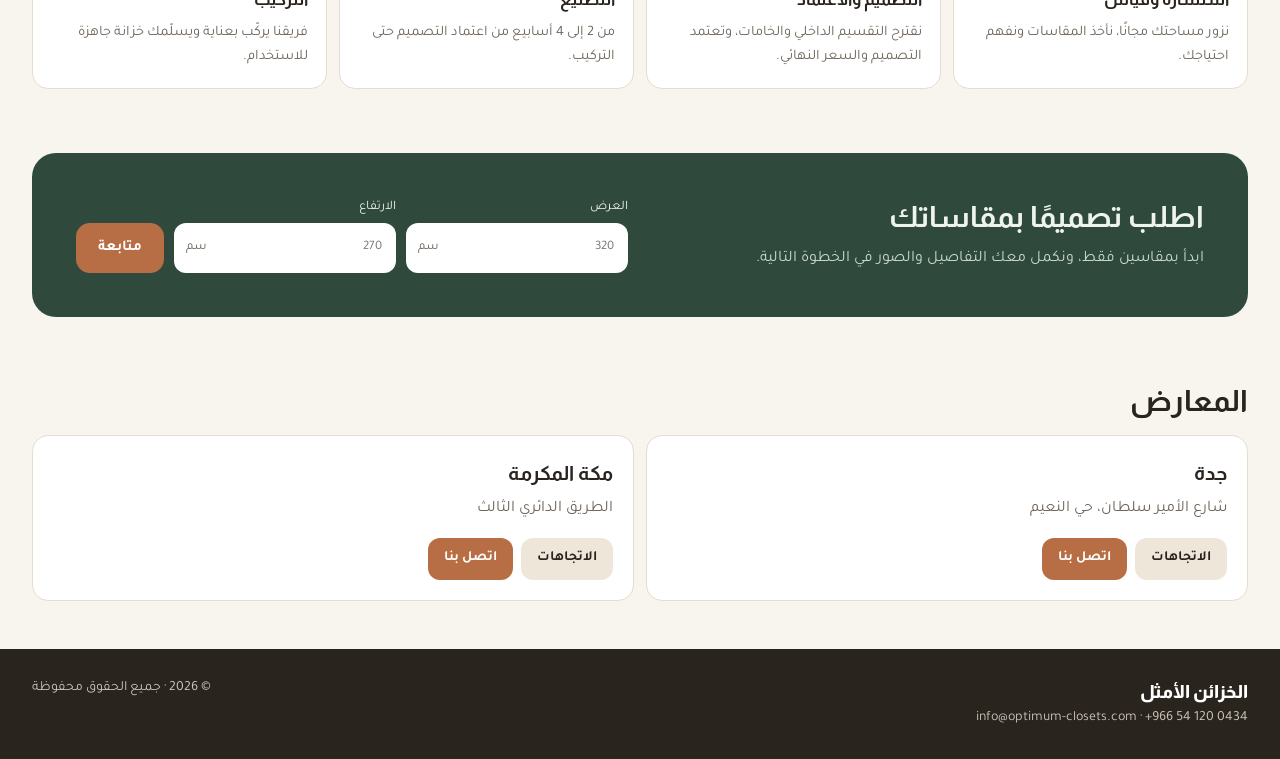
<file: optimum-closets/concepts/bayt.html>
<!doctype html>
<html lang="ar" dir="rtl" data-img-base="../assets/img/renders/">
<head>
<meta charset="utf-8">
<meta name="viewport" content="width=device-width, initial-scale=1">
<title>Concept 3 · Bayt — Optimum Closets</title>
<meta name="description" content="Design concept 3: a warm, contemporary store with compact cards and fast browsing.">
<link rel="stylesheet" href="../assets/fonts/fonts.css">
<link rel="stylesheet" href="bayt.css">
</head>
<body>
<a class="skip" href="#main">Skip</a>
<div class="util">
	<div class="wrap util-in">
		<span class="demo" data-t="demo"></span>
		<ul class="facts">
			<li data-t="consultFree"></li>
			<li data-t="twoCities"></li>
		</ul>
	</div>
</div>
<header class="hdr">
	<div class="wrap hdr-in">
		<a class="logo" href="#top"><span class="logo-mark" aria-hidden="true"></span><span><span class="logo-ar">الخزائن الأمثل</span><span class="logo-en">Optimum Closets</span></span></a>
		<form class="search" role="search" onsubmit="return false">
			<svg width="18" height="18" viewBox="0 0 24 24" fill="none" stroke="currentColor" stroke-width="1.8"><circle cx="11" cy="11" r="7"/><path d="m20 20-3.5-3.5"/></svg>
			<input type="search" id="q" data-t-attr="placeholder:searchPh" autocomplete="off">
			<label for="q" class="sr" data-t="search"></label>
		</form>
		<div class="hdr-actions">
			<button class="lang" type="button" data-lang-toggle><span data-t="lang"></span></button>
			<a class="ico hide-sm" href="#account" data-t-attr="aria-label:account"><svg width="22" height="22" viewBox="0 0 24 24" fill="none" stroke="currentColor" stroke-width="1.8"><circle cx="12" cy="8" r="4"/><path d="M4 21c0-4 4-6 8-6s8 2 8 6"/></svg></a>
			<a class="ico cart" href="#cart" data-t-attr="aria-label:cart"><svg width="22" height="22" viewBox="0 0 24 24" fill="none" stroke="currentColor" stroke-width="1.8"><path d="M5 8h14l-1 12H6z"/><path d="M9 8V6a3 3 0 0 1 6 0v2"/></svg><span class="cart-n" id="cart-n">0</span></a>
		</div>
	</div>
	<nav class="chips-bar" aria-label="Categories">
		<div class="wrap chips" id="chips"></div>
	</nav>
</header>

<main id="main">
	<section class="wrap hero" id="top">
		<div class="hero-copy">
			<p class="badge" data-t="heroBadge"></p>
			<h1 data-t="heroTitle"></h1>
			<p class="lede" data-t="heroText"></p>
			<div class="ctas">
				<a class="btn btn-main" href="#grid" data-t="shop"></a>
				<a class="btn btn-soft" href="#bespoke" data-t="bespoke"></a>
			</div>
			<ul class="trust">
				<li><svg width="20" height="20" viewBox="0 0 24 24" fill="none" stroke="currentColor" stroke-width="1.8"><path d="M3 17 17 3l4 4L7 21z"/><path d="m7 13 2 2M10 10l2 2M13 7l2 2"/></svg><span data-t="consultFree"></span></li>
				<li><svg width="20" height="20" viewBox="0 0 24 24" fill="none" stroke="currentColor" stroke-width="1.8"><circle cx="12" cy="12" r="9"/><path d="M12 7v5l3 2"/></svg><span data-t="leadShort"></span></li>
			</ul>
		</div>
		<div class="hero-media" id="hero-media"></div>
	</section>

	<section class="wrap tiles" aria-labelledby="tiles-h">
		<h2 id="tiles-h" class="h2" data-t="categories"></h2>
		<div class="tile-row" id="tiles"></div>
	</section>

	<section class="wrap shop" id="grid" aria-labelledby="grid-h">
		<div class="shop-head">
			<h2 id="grid-h" class="h2" data-t="featured"></h2>
			<span class="tag" data-t="cardPreview"></span>
			<label class="sort"><span data-t="sortBy"></span>
				<select id="sort">
					<option value="pop" data-t="sortPop"></option>
					<option value="low" data-t="sortLow"></option>
					<option value="high" data-t="sortHigh"></option>
				</select>
			</label>
		</div>
		<p class="count" id="count" aria-live="polite"></p>
		<div class="grid" id="products"></div>
	</section>

	<section class="wrap local" aria-labelledby="local-h">
		<div class="local-media" id="local-media"></div>
		<div class="local-copy">
			<p class="badge" data-t="localBadge"></p>
			<h2 id="local-h" class="h2" data-t="localTitle"></h2>
			<ul class="ticks">
				<li data-t="local1"></li>
				<li data-t="local2"></li>
				<li data-t="local3"></li>
			</ul>
		</div>
	</section>

	<section class="wrap steps-sec" aria-labelledby="steps-h">
		<h2 id="steps-h" class="h2" data-t="process"></h2>
		<ol class="steps" id="steps"></ol>
	</section>

	<section class="wrap bespoke" id="bespoke">
		<div class="bespoke-in">
			<div>
				<h2 class="h2" data-t="bespoke"></h2>
				<p data-t="bespokeText"></p>
			</div>
			<form class="mini-form" onsubmit="return false">
				<label><span data-t="width"></span><input inputmode="numeric" placeholder="320"><em data-t="cm"></em></label>
				<label><span data-t="height"></span><input inputmode="numeric" placeholder="270"><em data-t="cm"></em></label>
				<button class="btn btn-main" type="button" data-t="next"></button>
			</form>
		</div>
	</section>

	<section class="wrap show" id="showrooms" aria-labelledby="show-h">
		<h2 id="show-h" class="h2" data-t="showrooms"></h2>
		<div class="show-grid" id="show"></div>
	</section>
</main>

<footer class="ftr">
	<div class="wrap ftr-in">
		<div><strong class="logo-ar">الخزائن الأمثل</strong><p id="ftr-contact"></p></div>
		<p>© 2026 · <span data-t="footerNote"></span></p>
	</div>
</footer>

<div class="toast" id="toast" role="status" aria-live="polite"></div>

<script src="../assets/img/renders/images.js"></script>
<script src="shared/data.js"></script>
<script>
Object.assign( OC_DATA.strings, {
	searchPh: { ar: 'ابحث: خزانة زجاجية، أبواب منزلقة…', en: 'Search: glass wardrobe, sliding doors…' },
	heroBadge: { ar: 'جديد: خزانة نور الزجاجية', en: 'New: the Noor glass wardrobe' },
	leadShort: { ar: 'التركيب خلال 2 إلى 4 أسابيع من الاعتماد', en: 'Installed 2–4 weeks after approval' },
	all: { ar: 'الكل', en: 'All' },
	sortBy: { ar: 'ترتيب', en: 'Sort' },
	sortPop: { ar: 'الأكثر طلبًا', en: 'Most popular' },
	sortLow: { ar: 'السعر: من الأقل', en: 'Price: low to high' },
	sortHigh: { ar: 'السعر: من الأعلى', en: 'Price: high to low' },
	results: { ar: 'منتجات', en: 'products' },
	options: { ar: 'الخيارات', en: 'Options' },
	added: { ar: 'تمت الإضافة إلى السلة (معاينة)', en: 'Added to cart (preview)' },
	localBadge: { ar: 'مصمّمة لبيوتنا', en: 'Made for Saudi homes' },
	localTitle: { ar: 'تفاصيل تفهم طريقة لبسك', en: 'Details that understand how you dress' },
	local1: { ar: 'علّاقات طويلة تتسع للثياب والعبايات دون أن تنثني.', en: 'Long-hanging bays that fit thobes and abayas without folding.' },
	local2: { ar: 'أدراج للشماغ والغتر والإكسسوارات بتقسيمات مخملية.', en: 'Drawers with velvet dividers for shemaghs, ghutras and accessories.' },
	local3: { ar: 'أبواب منزلقة للغرف الضيقة، وزجاج مع إضاءة للغرف الواسعة.', en: 'Sliding doors for compact rooms; lit glass for generous ones.' },
	bespokeText: { ar: 'ابدأ بمقاسين فقط، ونكمل معك التفاصيل والصور في الخطوة التالية.', en: 'Start with just two measurements; we’ll collect details and photos in the next step.' },
	width: { ar: 'العرض', en: 'Width' },
	height: { ar: 'الارتفاع', en: 'Height' },
	next: { ar: 'متابعة', en: 'Continue' }
} );
</script>
<script src="shared/core.js"></script>
<script src="bayt.js"></script>
</body>
</html>
</file>
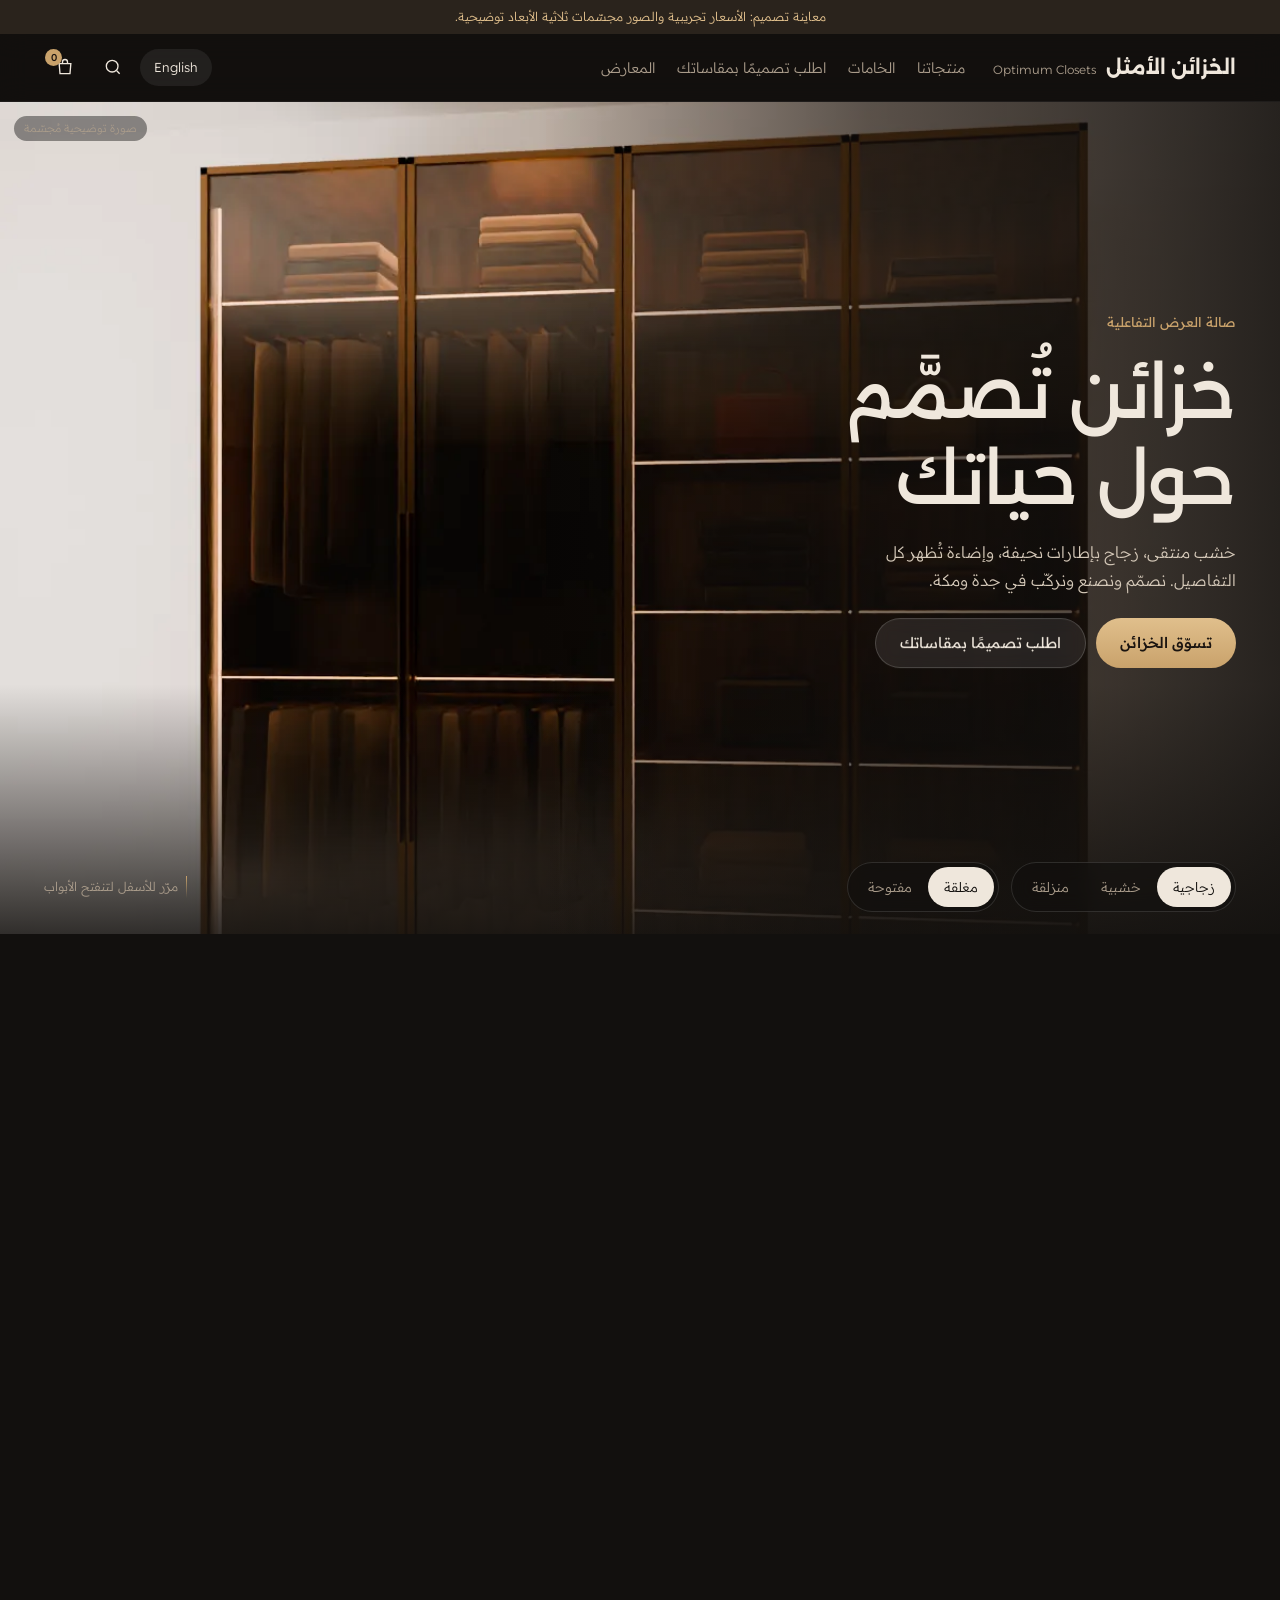
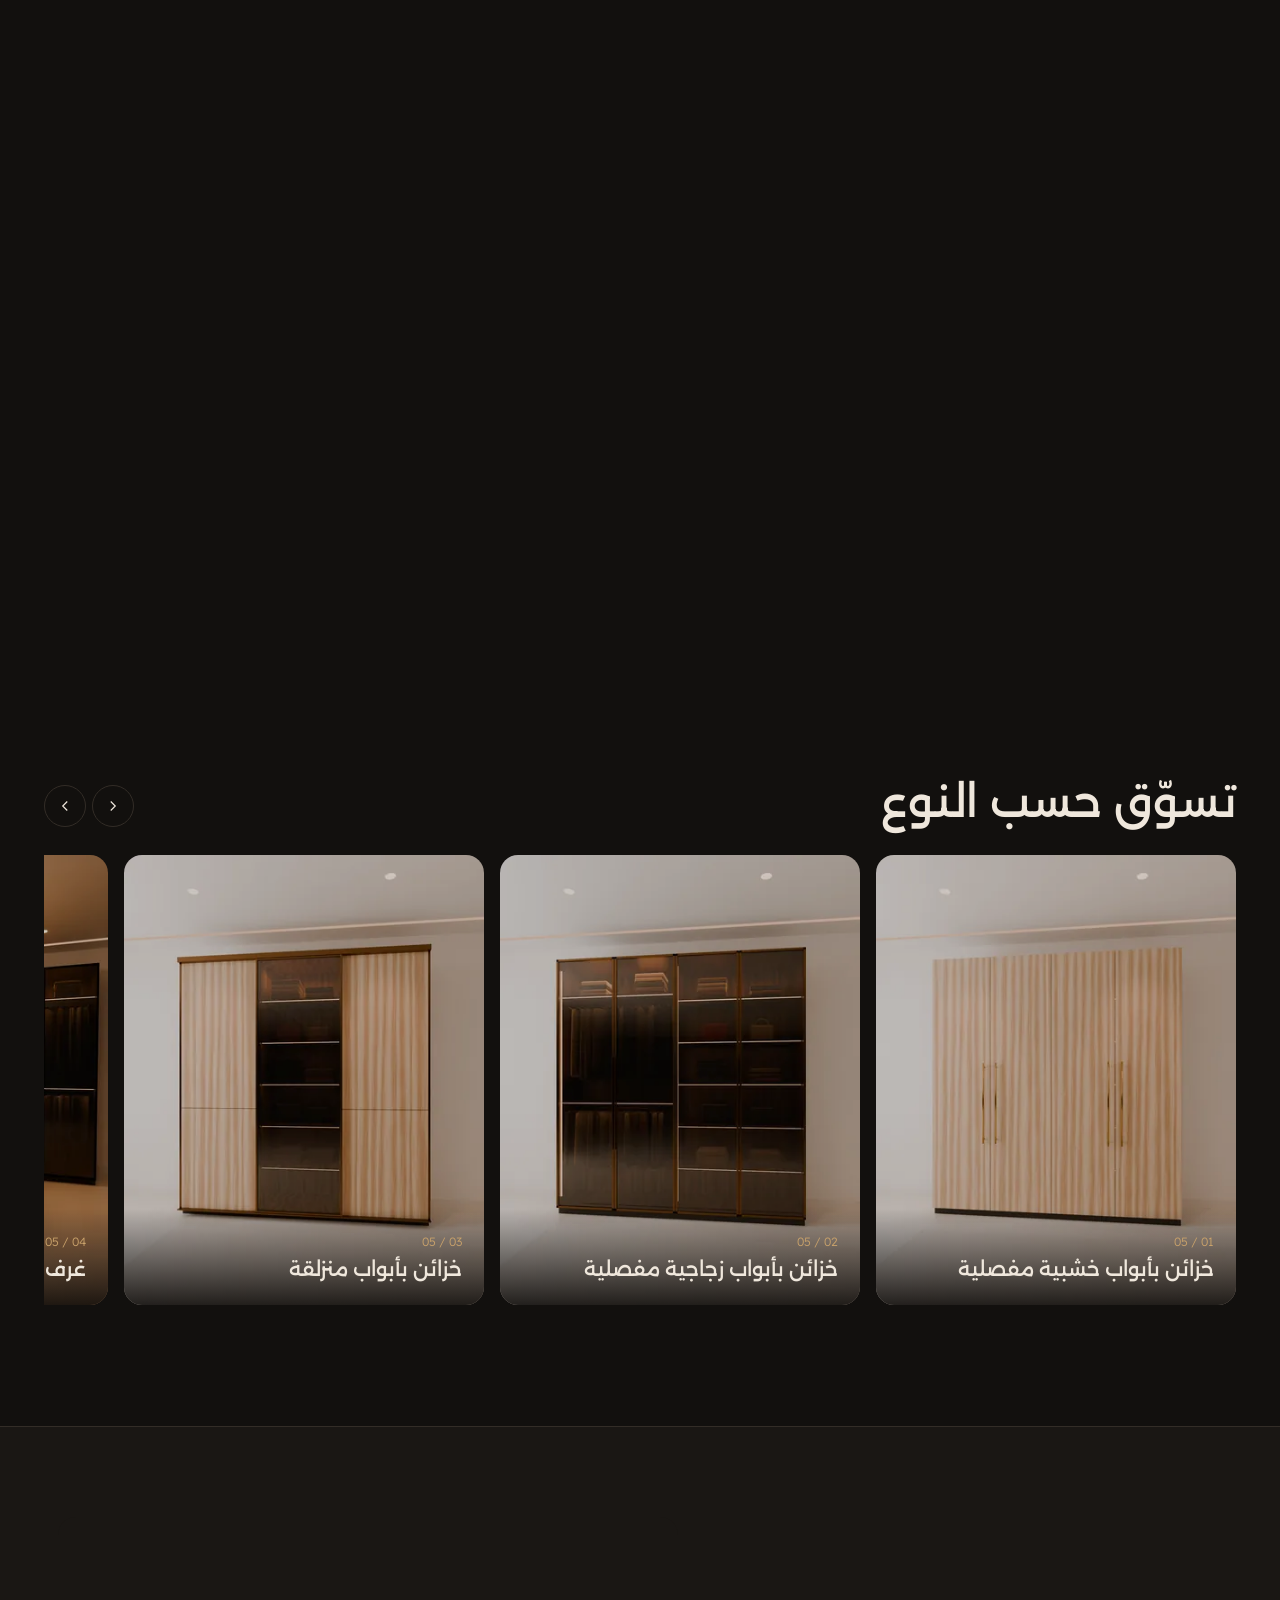
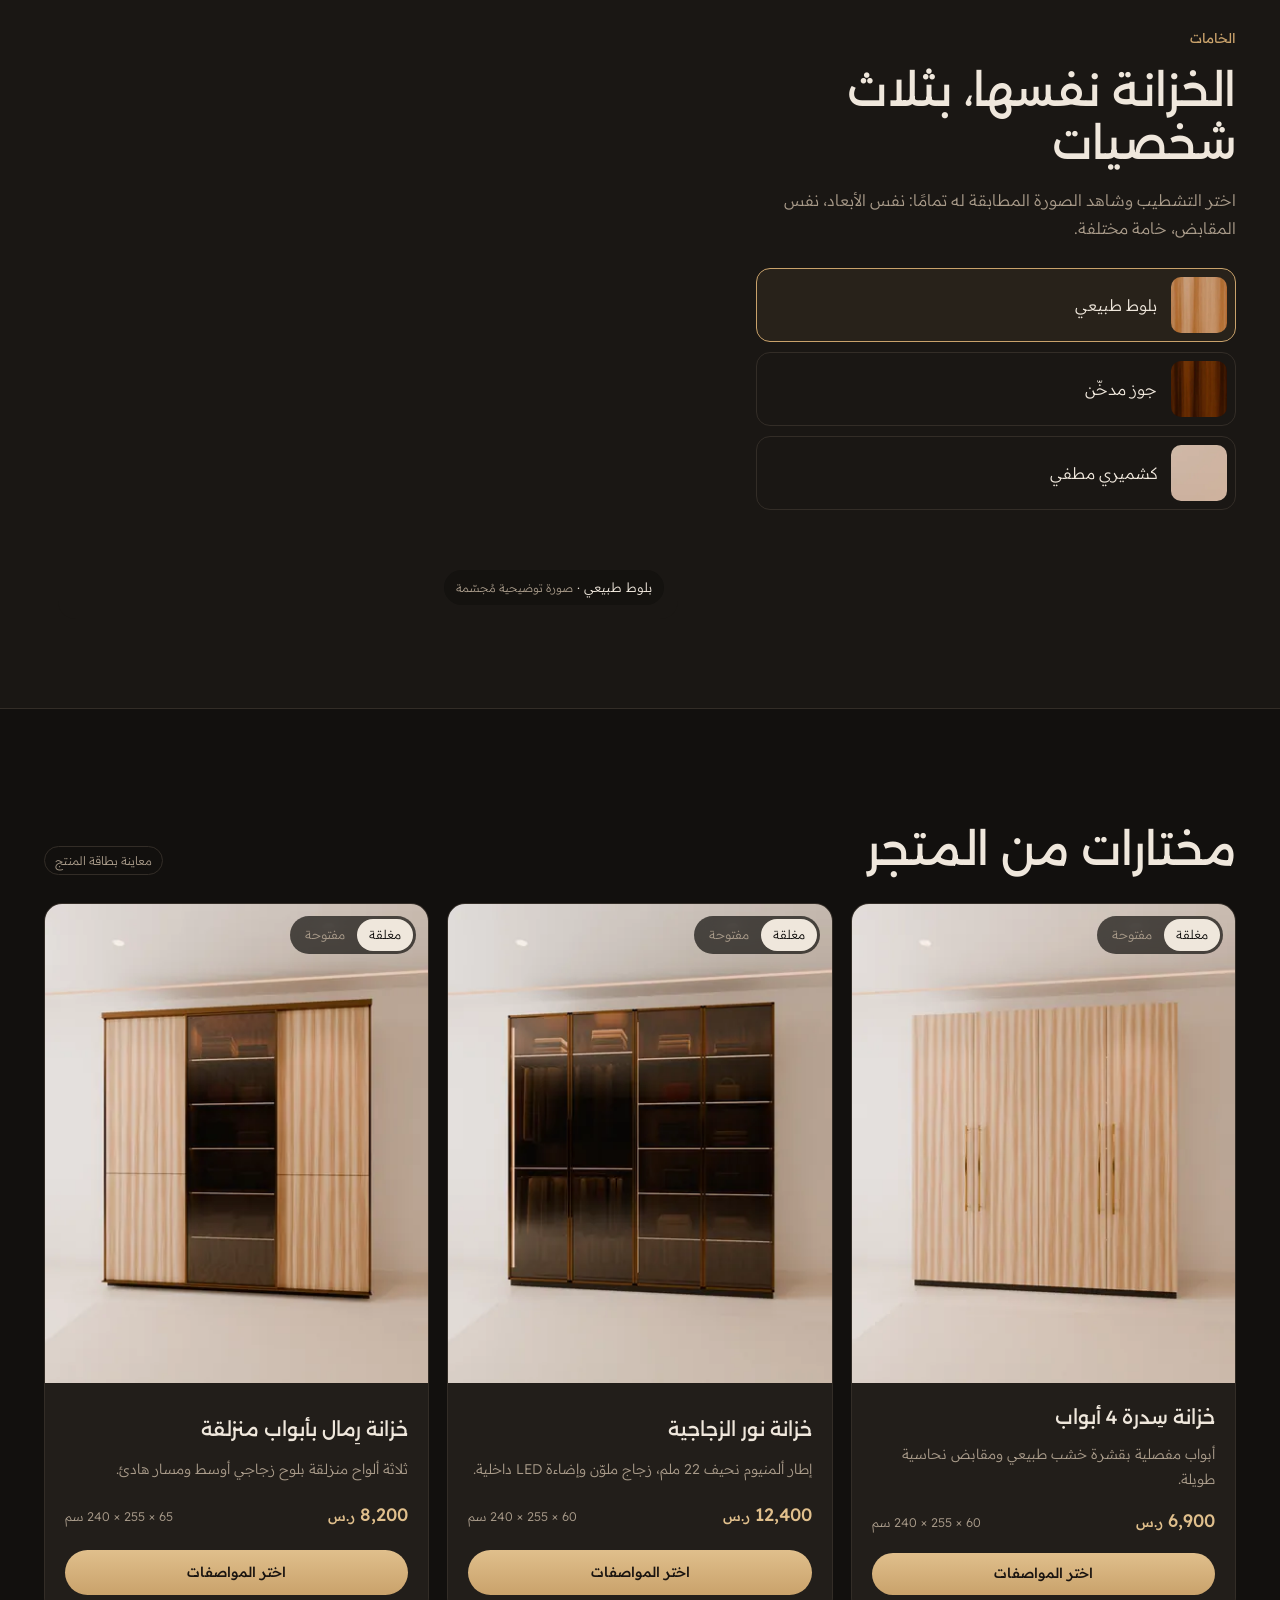
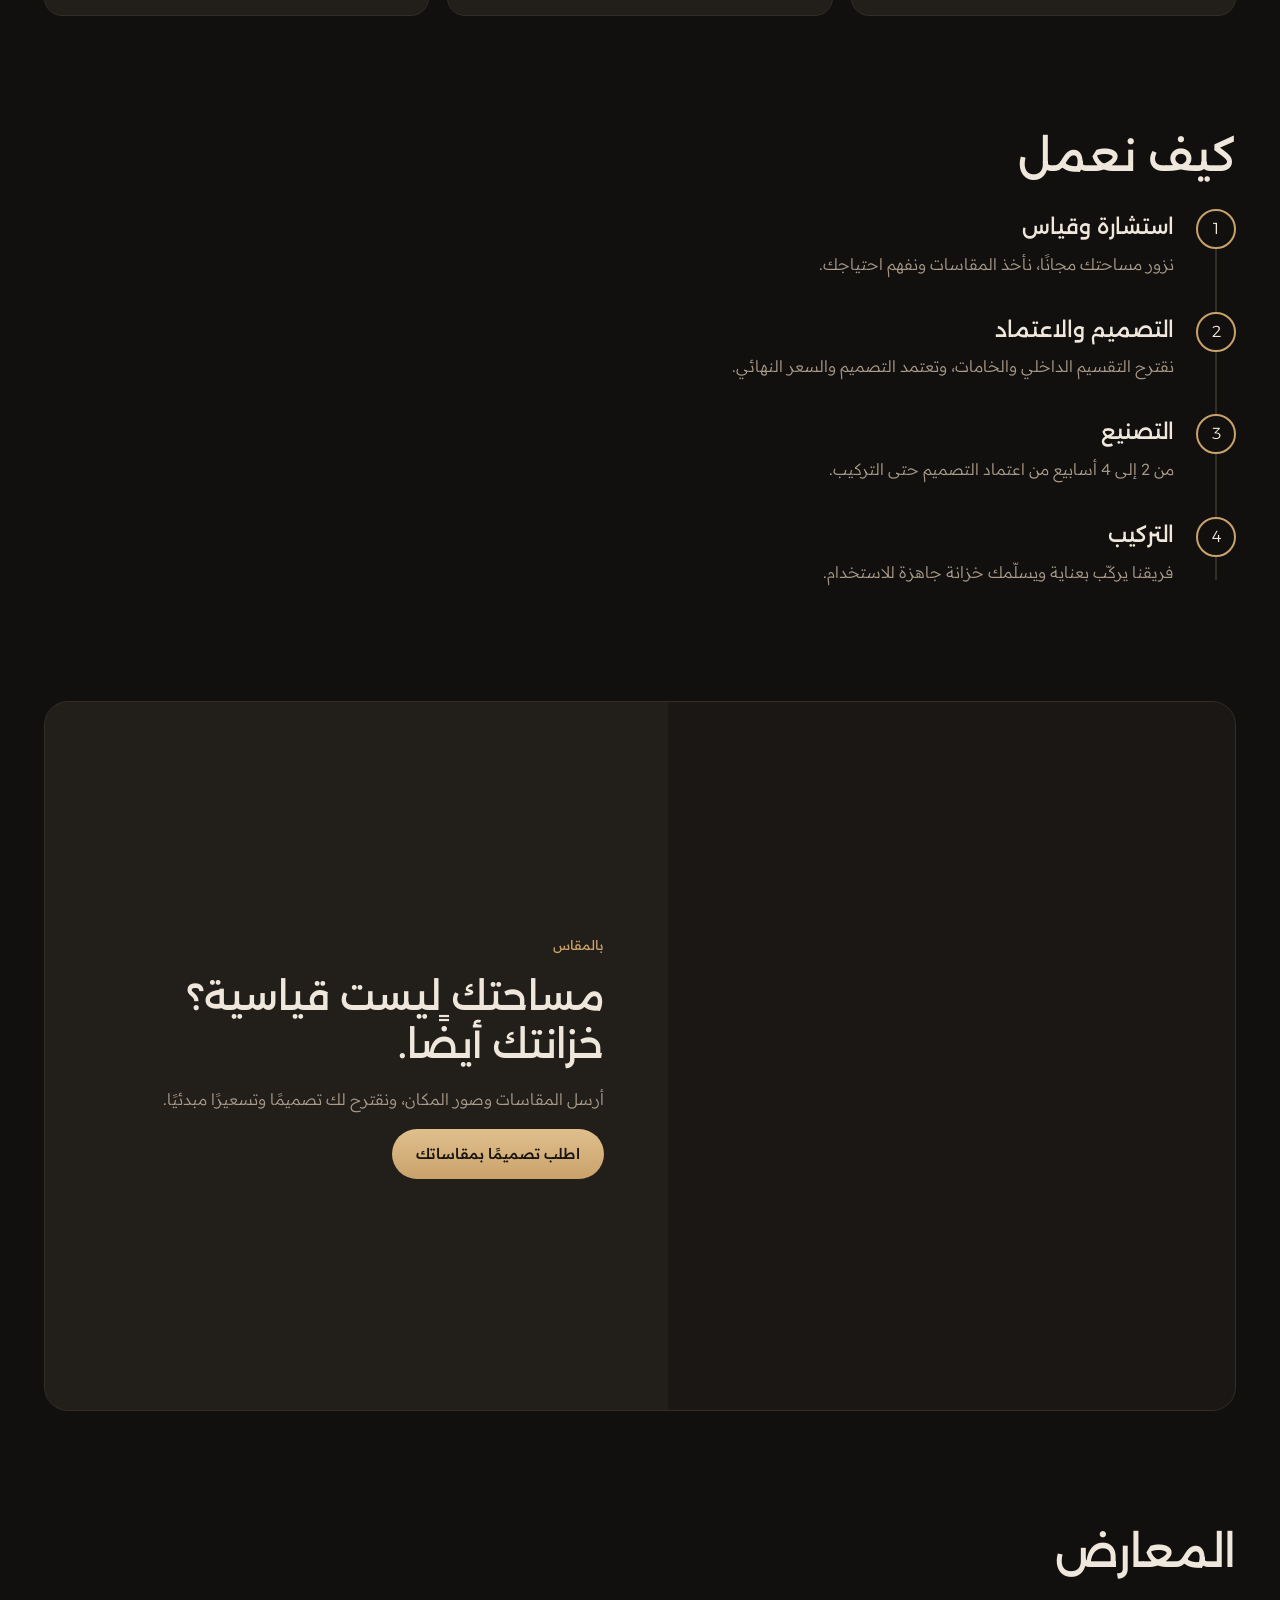
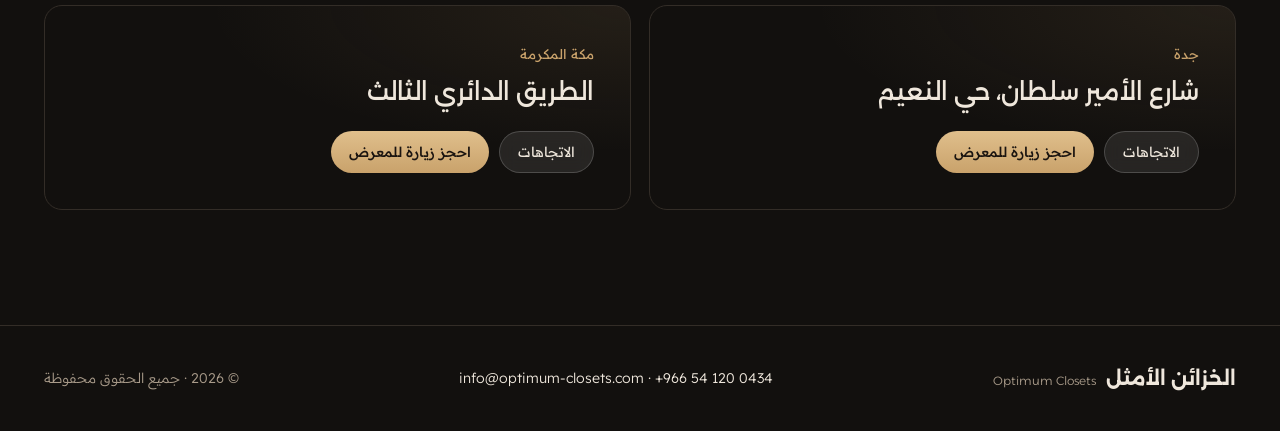
<file: optimum-closets/concepts/showroom.html>
<!doctype html>
<html lang="ar" dir="rtl" data-img-base="../assets/img/renders/">
<head>
<meta charset="utf-8">
<meta name="viewport" content="width=device-width, initial-scale=1">
<meta name="color-scheme" content="dark">
<title>Concept 2 · Showroom — Optimum Closets</title>
<meta name="description" content="Design concept 2: an interactive showroom that reveals wardrobe interiors as you browse.">
<link rel="stylesheet" href="../assets/fonts/fonts.css">
<link rel="stylesheet" href="showroom.css">
</head>
<body>
<a class="skip" href="#main">Skip</a>
<div class="demo-bar" role="note"><span data-t="demo"></span></div>

<header class="hdr">
	<div class="wrap hdr-in">
		<a class="logo" href="#top"><span class="logo-ar">الخزائن الأمثل</span><span class="logo-en">Optimum Closets</span></a>
		<nav class="nav" aria-label="Main">
			<a href="#types" data-t="products"></a>
			<a href="#studio" data-t="materials"></a>
			<a href="#bespoke" data-t="bespoke"></a>
			<a href="#showrooms" data-t="showrooms"></a>
		</nav>
		<div class="hdr-actions">
			<button class="pill" type="button" data-lang-toggle><span data-t="lang"></span></button>
			<a class="ico" href="#search" data-t-attr="aria-label:search"><svg width="20" height="20" viewBox="0 0 24 24" fill="none" stroke="currentColor" stroke-width="1.6"><circle cx="11" cy="11" r="7"/><path d="m20 20-3.5-3.5"/></svg></a>
			<a class="ico cart" href="#cart" data-t-attr="aria-label:cart"><svg width="20" height="20" viewBox="0 0 24 24" fill="none" stroke="currentColor" stroke-width="1.6"><path d="M5 8h14l-1 12H6z"/><path d="M9 8V6a3 3 0 0 1 6 0v2"/></svg><span class="cart-n">0</span></a>
		</div>
	</div>
</header>

<main id="main">
	<section class="scene" id="top" aria-labelledby="scene-h">
		<div class="stage">
			<div class="stage-media" id="stage-media" aria-live="polite"></div>
			<div class="hotspots" id="hotspots"></div>
			<div class="wrap stage-copy">
				<p class="kicker" data-t="kicker"></p>
				<h1 id="scene-h" data-t="heroTitle"></h1>
				<p class="lede" data-t="heroText"></p>
				<div class="ctas">
					<a class="btn btn-brass" href="#cards" data-t="shop"></a>
					<a class="btn btn-glass" href="#bespoke" data-t="bespoke"></a>
				</div>
			</div>
			<div class="wrap stage-ui">
				<div class="seg" role="radiogroup" data-t-attr="aria-label:doorType" id="type-seg"></div>
				<div class="seg seg-state" role="radiogroup" data-t-attr="aria-label:inside">
					<button type="button" role="radio" data-state="closed" data-t="closed"></button>
					<button type="button" role="radio" data-state="open" data-t="open"></button>
				</div>
				<p class="hint" data-t="scrollHint"></p>
			</div>
		</div>
	</section>

	<section class="types wrap" id="types" aria-labelledby="types-h">
		<header class="sec-head">
			<h2 id="types-h" data-t="categories"></h2>
			<div class="rail-nav">
				<button class="ico" type="button" data-rail="-1" data-t-attr="aria-label:prev"><svg width="18" height="18" viewBox="0 0 24 24" fill="none" stroke="currentColor" stroke-width="1.6"><path d="M15 6l-6 6 6 6"/></svg></button>
				<button class="ico" type="button" data-rail="1" data-t-attr="aria-label:next"><svg width="18" height="18" viewBox="0 0 24 24" fill="none" stroke="currentColor" stroke-width="1.6"><path d="M9 6l6 6-6 6"/></svg></button>
			</div>
		</header>
		<div class="rail" id="rail" tabindex="0"></div>
	</section>

	<section class="studio" id="studio" aria-labelledby="studio-h">
		<div class="wrap studio-in">
			<div class="studio-copy">
				<p class="kicker" data-t="materials"></p>
				<h2 id="studio-h" data-t="studioTitle"></h2>
				<p class="muted" data-t="studioText"></p>
				<div class="fin-list" id="fin-list" role="radiogroup"></div>
			</div>
			<div class="studio-media" id="studio-media"></div>
		</div>
	</section>

	<section class="wrap featured" aria-labelledby="cards-h">
		<header class="sec-head">
			<h2 id="cards-h" data-t="featured"></h2>
			<span class="tag" data-t="cardPreview"></span>
		</header>
		<div class="cards" id="cards"></div>
	</section>

	<section class="wrap process" aria-labelledby="proc-h">
		<header class="sec-head"><h2 id="proc-h" data-t="process"></h2></header>
		<ol class="timeline" id="timeline"><span class="tl-fill" aria-hidden="true"></span></ol>
	</section>

	<section class="bespoke wrap" id="bespoke">
		<div class="bespoke-card">
			<div class="bespoke-media" id="bespoke-media"></div>
			<div class="bespoke-copy">
				<p class="kicker" data-t="bespokeKicker"></p>
				<h2 data-t="bespokeTitle"></h2>
				<p class="muted" data-t="bespokeText"></p>
				<a class="btn btn-brass" href="#showrooms" data-t="bespoke"></a>
			</div>
		</div>
	</section>

	<section class="wrap showrooms" id="showrooms" aria-labelledby="show-h">
		<header class="sec-head"><h2 id="show-h" data-t="showrooms"></h2></header>
		<div class="show-grid" id="show"></div>
	</section>
</main>

<footer class="ftr">
	<div class="wrap ftr-in">
		<a class="logo" href="#top"><span class="logo-ar">الخزائن الأمثل</span><span class="logo-en">Optimum Closets</span></a>
		<p id="ftr-contact"></p>
		<p class="muted">© 2026 · <span data-t="footerNote"></span></p>
	</div>
</footer>

<script src="../assets/img/renders/images.js"></script>
<script src="shared/data.js"></script>
<script>
Object.assign( OC_DATA.strings, {
	kicker: { ar: 'صالة العرض التفاعلية', en: 'The interactive showroom' },
	scrollHint: { ar: 'مرّر للأسفل لتنفتح الأبواب', en: 'Scroll to open the doors' },
	doorType: { ar: 'نوع الأبواب', en: 'Door type' },
	prev: { ar: 'السابق', en: 'Previous' },
	next: { ar: 'التالي', en: 'Next' },
	studioTitle: { ar: 'الخزانة نفسها، بثلاث شخصيات', en: 'One wardrobe, three characters' },
	studioText: { ar: 'اختر التشطيب وشاهد الصورة المطابقة له تمامًا: نفس الأبعاد، نفس المقابض، خامة مختلفة.', en: 'Pick a finish and see its exact matching image: same dimensions, same handles, a different material.' },
	bespokeKicker: { ar: 'بالمقاس', en: 'Made to measure' },
	bespokeTitle: { ar: 'مساحتك ليست قياسية؟ خزانتك أيضًا.', en: 'Your room isn’t standard? Neither is your wardrobe.' },
	bespokeText: { ar: 'أرسل المقاسات وصور المكان، ونقترح لك تصميمًا وتسعيرًا مبدئيًا.', en: 'Send measurements and photos of the space; we will propose a design and an initial quote.' },
	visit: { ar: 'احجز زيارة للمعرض', en: 'Book a showroom visit' },
	hs_rail_double: { ar: 'علّاقتان مزدوجتان للقمصان والبناطيل', en: 'Double hanging for shirts and trousers' },
	hs_shelf_led: { ar: 'رف بإضاءة LED دافئة', en: 'Shelf with a warm LED strip' },
	hs_rail_long: { ar: 'علّاقة طويلة للثياب والعبايات', en: 'Long hanging for thobes and abayas' },
	hs_drawers: { ar: 'أدراج بإغلاق هادئ', en: 'Soft-close drawers' },
	hs_shoes: { ar: 'رفوف للأحذية', en: 'Shoe shelves' },
	hs_island: { ar: 'جزيرة أدراج بسطح زجاجي', en: 'Drawer island with glass top' }
} );
</script>
<script src="shared/core.js"></script>
<script src="showroom.js"></script>
</body>
</html>
</file>
<file: optimum-closets/assets/fonts/fonts.css>
/* Self-hosted fonts (SIL Open Font License 1.1) via @fontsource. Arabic + Latin subsets. */
@font-face{font-family:'Markazi Text';font-style:normal;font-weight:500;font-display:swap;src:url(markazi-text-arabic-500-normal.woff2) format('woff2');unicode-range:U+0600-06FF, U+0750-077F, U+0870-088E, U+0890-0891, U+0897-08E1, U+08E3-08FF, U+200C-200E, U+2010-2011, U+204F, U+2E41, U+FB50-FDFF, U+FE70-FE74, U+FE76-FEFC}
@font-face{font-family:'Markazi Text';font-style:normal;font-weight:500;font-display:swap;src:url(markazi-text-latin-500-normal.woff2) format('woff2');unicode-range:U+0000-00FF, U+0131, U+0152-0153, U+02BB-02BC, U+02C6, U+02DA, U+02DC, U+0304, U+0308, U+0329, U+2000-206F, U+20AC, U+2122, U+2191, U+2193, U+2212, U+2215, U+FEFF, U+FFFD}
@font-face{font-family:'Markazi Text';font-style:normal;font-weight:600;font-display:swap;src:url(markazi-text-arabic-600-normal.woff2) format('woff2');unicode-range:U+0600-06FF, U+0750-077F, U+0870-088E, U+0890-0891, U+0897-08E1, U+08E3-08FF, U+200C-200E, U+2010-2011, U+204F, U+2E41, U+FB50-FDFF, U+FE70-FE74, U+FE76-FEFC}
@font-face{font-family:'Markazi Text';font-style:normal;font-weight:600;font-display:swap;src:url(markazi-text-latin-600-normal.woff2) format('woff2');unicode-range:U+0000-00FF, U+0131, U+0152-0153, U+02BB-02BC, U+02C6, U+02DA, U+02DC, U+0304, U+0308, U+0329, U+2000-206F, U+20AC, U+2122, U+2191, U+2193, U+2212, U+2215, U+FEFF, U+FFFD}
@font-face{font-family:'IBM Plex Sans Arabic';font-style:normal;font-weight:300;font-display:swap;src:url(ibm-plex-sans-arabic-arabic-300-normal.woff2) format('woff2');unicode-range:U+0600-06FF, U+0750-077F, U+0870-088E, U+0890-0891, U+0897-08E1, U+08E3-08FF, U+200C-200E, U+2010-2011, U+204F, U+2E41, U+FB50-FDFF, U+FE70-FE74, U+FE76-FEFC}
@font-face{font-family:'IBM Plex Sans Arabic';font-style:normal;font-weight:300;font-display:swap;src:url(ibm-plex-sans-arabic-latin-300-normal.woff2) format('woff2');unicode-range:U+0000-00FF, U+0131, U+0152-0153, U+02BB-02BC, U+02C6, U+02DA, U+02DC, U+0304, U+0308, U+0329, U+2000-206F, U+20AC, U+2122, U+2191, U+2193, U+2212, U+2215, U+FEFF, U+FFFD}
@font-face{font-family:'IBM Plex Sans Arabic';font-style:normal;font-weight:400;font-display:swap;src:url(ibm-plex-sans-arabic-arabic-400-normal.woff2) format('woff2');unicode-range:U+0600-06FF, U+0750-077F, U+0870-088E, U+0890-0891, U+0897-08E1, U+08E3-08FF, U+200C-200E, U+2010-2011, U+204F, U+2E41, U+FB50-FDFF, U+FE70-FE74, U+FE76-FEFC}
@font-face{font-family:'IBM Plex Sans Arabic';font-style:normal;font-weight:400;font-display:swap;src:url(ibm-plex-sans-arabic-latin-400-normal.woff2) format('woff2');unicode-range:U+0000-00FF, U+0131, U+0152-0153, U+02BB-02BC, U+02C6, U+02DA, U+02DC, U+0304, U+0308, U+0329, U+2000-206F, U+20AC, U+2122, U+2191, U+2193, U+2212, U+2215, U+FEFF, U+FFFD}
@font-face{font-family:'IBM Plex Sans Arabic';font-style:normal;font-weight:500;font-display:swap;src:url(ibm-plex-sans-arabic-arabic-500-normal.woff2) format('woff2');unicode-range:U+0600-06FF, U+0750-077F, U+0870-088E, U+0890-0891, U+0897-08E1, U+08E3-08FF, U+200C-200E, U+2010-2011, U+204F, U+2E41, U+FB50-FDFF, U+FE70-FE74, U+FE76-FEFC}
@font-face{font-family:'IBM Plex Sans Arabic';font-style:normal;font-weight:500;font-display:swap;src:url(ibm-plex-sans-arabic-latin-500-normal.woff2) format('woff2');unicode-range:U+0000-00FF, U+0131, U+0152-0153, U+02BB-02BC, U+02C6, U+02DA, U+02DC, U+0304, U+0308, U+0329, U+2000-206F, U+20AC, U+2122, U+2191, U+2193, U+2212, U+2215, U+FEFF, U+FFFD}
@font-face{font-family:'IBM Plex Sans Arabic';font-style:normal;font-weight:600;font-display:swap;src:url(ibm-plex-sans-arabic-arabic-600-normal.woff2) format('woff2');unicode-range:U+0600-06FF, U+0750-077F, U+0870-088E, U+0890-0891, U+0897-08E1, U+08E3-08FF, U+200C-200E, U+2010-2011, U+204F, U+2E41, U+FB50-FDFF, U+FE70-FE74, U+FE76-FEFC}
@font-face{font-family:'IBM Plex Sans Arabic';font-style:normal;font-weight:600;font-display:swap;src:url(ibm-plex-sans-arabic-latin-600-normal.woff2) format('woff2');unicode-range:U+0000-00FF, U+0131, U+0152-0153, U+02BB-02BC, U+02C6, U+02DA, U+02DC, U+0304, U+0308, U+0329, U+2000-206F, U+20AC, U+2122, U+2191, U+2193, U+2212, U+2215, U+FEFF, U+FFFD}
@font-face{font-family:'Alexandria';font-style:normal;font-weight:300;font-display:swap;src:url(alexandria-arabic-300-normal.woff2) format('woff2');unicode-range:U+0600-06FF, U+0750-077F, U+0870-088E, U+0890-0891, U+0897-08E1, U+08E3-08FF, U+200C-200E, U+2010-2011, U+204F, U+2E41, U+FB50-FDFF, U+FE70-FE74, U+FE76-FEFC}
@font-face{font-family:'Alexandria';font-style:normal;font-weight:300;font-display:swap;src:url(alexandria-latin-300-normal.woff2) format('woff2');unicode-range:U+0000-00FF, U+0131, U+0152-0153, U+02BB-02BC, U+02C6, U+02DA, U+02DC, U+0304, U+0308, U+0329, U+2000-206F, U+20AC, U+2122, U+2191, U+2193, U+2212, U+2215, U+FEFF, U+FFFD}
@font-face{font-family:'Alexandria';font-style:normal;font-weight:500;font-display:swap;src:url(alexandria-arabic-500-normal.woff2) format('woff2');unicode-range:U+0600-06FF, U+0750-077F, U+0870-088E, U+0890-0891, U+0897-08E1, U+08E3-08FF, U+200C-200E, U+2010-2011, U+204F, U+2E41, U+FB50-FDFF, U+FE70-FE74, U+FE76-FEFC}
@font-face{font-family:'Alexandria';font-style:normal;font-weight:500;font-display:swap;src:url(alexandria-latin-500-normal.woff2) format('woff2');unicode-range:U+0000-00FF, U+0131, U+0152-0153, U+02BB-02BC, U+02C6, U+02DA, U+02DC, U+0304, U+0308, U+0329, U+2000-206F, U+20AC, U+2122, U+2191, U+2193, U+2212, U+2215, U+FEFF, U+FFFD}
@font-face{font-family:'Alexandria';font-style:normal;font-weight:700;font-display:swap;src:url(alexandria-arabic-700-normal.woff2) format('woff2');unicode-range:U+0600-06FF, U+0750-077F, U+0870-088E, U+0890-0891, U+0897-08E1, U+08E3-08FF, U+200C-200E, U+2010-2011, U+204F, U+2E41, U+FB50-FDFF, U+FE70-FE74, U+FE76-FEFC}
@font-face{font-family:'Alexandria';font-style:normal;font-weight:700;font-display:swap;src:url(alexandria-latin-700-normal.woff2) format('woff2');unicode-range:U+0000-00FF, U+0131, U+0152-0153, U+02BB-02BC, U+02C6, U+02DA, U+02DC, U+0304, U+0308, U+0329, U+2000-206F, U+20AC, U+2122, U+2191, U+2193, U+2212, U+2215, U+FEFF, U+FFFD}
@font-face{font-family:'Readex Pro';font-style:normal;font-weight:300;font-display:swap;src:url(readex-pro-arabic-300-normal.woff2) format('woff2');unicode-range:U+0600-06FF, U+0750-077F, U+0870-088E, U+0890-0891, U+0897-08E1, U+08E3-08FF, U+200C-200E, U+2010-2011, U+204F, U+2E41, U+FB50-FDFF, U+FE70-FE74, U+FE76-FEFC}
@font-face{font-family:'Readex Pro';font-style:normal;font-weight:300;font-display:swap;src:url(readex-pro-latin-300-normal.woff2) format('woff2');unicode-range:U+0000-00FF, U+0131, U+0152-0153, U+02BB-02BC, U+02C6, U+02DA, U+02DC, U+0304, U+0308, U+0329, U+2000-206F, U+20AC, U+2122, U+2191, U+2193, U+2212, U+2215, U+FEFF, U+FFFD}
@font-face{font-family:'Readex Pro';font-style:normal;font-weight:400;font-display:swap;src:url(readex-pro-arabic-400-normal.woff2) format('woff2');unicode-range:U+0600-06FF, U+0750-077F, U+0870-088E, U+0890-0891, U+0897-08E1, U+08E3-08FF, U+200C-200E, U+2010-2011, U+204F, U+2E41, U+FB50-FDFF, U+FE70-FE74, U+FE76-FEFC}
@font-face{font-family:'Readex Pro';font-style:normal;font-weight:400;font-display:swap;src:url(readex-pro-latin-400-normal.woff2) format('woff2');unicode-range:U+0000-00FF, U+0131, U+0152-0153, U+02BB-02BC, U+02C6, U+02DA, U+02DC, U+0304, U+0308, U+0329, U+2000-206F, U+20AC, U+2122, U+2191, U+2193, U+2212, U+2215, U+FEFF, U+FFFD}
@font-face{font-family:'Readex Pro';font-style:normal;font-weight:500;font-display:swap;src:url(readex-pro-arabic-500-normal.woff2) format('woff2');unicode-range:U+0600-06FF, U+0750-077F, U+0870-088E, U+0890-0891, U+0897-08E1, U+08E3-08FF, U+200C-200E, U+2010-2011, U+204F, U+2E41, U+FB50-FDFF, U+FE70-FE74, U+FE76-FEFC}
@font-face{font-family:'Readex Pro';font-style:normal;font-weight:500;font-display:swap;src:url(readex-pro-latin-500-normal.woff2) format('woff2');unicode-range:U+0000-00FF, U+0131, U+0152-0153, U+02BB-02BC, U+02C6, U+02DA, U+02DC, U+0304, U+0308, U+0329, U+2000-206F, U+20AC, U+2122, U+2191, U+2193, U+2212, U+2215, U+FEFF, U+FFFD}
@font-face{font-family:'Almarai';font-style:normal;font-weight:400;font-display:swap;src:url(almarai-arabic-400-normal.woff2) format('woff2');unicode-range:U+0600-06FF, U+0750-077F, U+0870-088E, U+0890-0891, U+0897-08E1, U+08E3-08FF, U+200C-200E, U+2010-2011, U+204F, U+2E41, U+FB50-FDFF, U+FE70-FE74, U+FE76-FEFC}
@font-face{font-family:'Almarai';font-style:normal;font-weight:400;font-display:swap;src:url(almarai-latin-400-normal.woff2) format('woff2');unicode-range:U+0000-00FF, U+0131, U+0152-0153, U+02BB-02BC, U+02C6, U+02DA, U+02DC, U+0304, U+0308, U+0329, U+2000-206F, U+20AC, U+2122, U+2191, U+2193, U+2212, U+2215, U+FEFF, U+FFFD}
@font-face{font-family:'Almarai';font-style:normal;font-weight:700;font-display:swap;src:url(almarai-arabic-700-normal.woff2) format('woff2');unicode-range:U+0600-06FF, U+0750-077F, U+0870-088E, U+0890-0891, U+0897-08E1, U+08E3-08FF, U+200C-200E, U+2010-2011, U+204F, U+2E41, U+FB50-FDFF, U+FE70-FE74, U+FE76-FEFC}
@font-face{font-family:'Almarai';font-style:normal;font-weight:700;font-display:swap;src:url(almarai-latin-700-normal.woff2) format('woff2');unicode-range:U+0000-00FF, U+0131, U+0152-0153, U+02BB-02BC, U+02C6, U+02DA, U+02DC, U+0304, U+0308, U+0329, U+2000-206F, U+20AC, U+2122, U+2191, U+2193, U+2212, U+2215, U+FEFF, U+FFFD}
@font-face{font-family:'Almarai';font-style:normal;font-weight:800;font-display:swap;src:url(almarai-arabic-800-normal.woff2) format('woff2');unicode-range:U+0600-06FF, U+0750-077F, U+0870-088E, U+0890-0891, U+0897-08E1, U+08E3-08FF, U+200C-200E, U+2010-2011, U+204F, U+2E41, U+FB50-FDFF, U+FE70-FE74, U+FE76-FEFC}
@font-face{font-family:'Almarai';font-style:normal;font-weight:800;font-display:swap;src:url(almarai-latin-800-normal.woff2) format('woff2');unicode-range:U+0000-00FF, U+0131, U+0152-0153, U+02BB-02BC, U+02C6, U+02DA, U+02DC, U+0304, U+0308, U+0329, U+2000-206F, U+20AC, U+2122, U+2191, U+2193, U+2212, U+2215, U+FEFF, U+FFFD}
@font-face{font-family:'Tajawal';font-style:normal;font-weight:400;font-display:swap;src:url(tajawal-arabic-400-normal.woff2) format('woff2');unicode-range:U+0600-06FF, U+0750-077F, U+0870-088E, U+0890-0891, U+0897-08E1, U+08E3-08FF, U+200C-200E, U+2010-2011, U+204F, U+2E41, U+FB50-FDFF, U+FE70-FE74, U+FE76-FEFC}
@font-face{font-family:'Tajawal';font-style:normal;font-weight:400;font-display:swap;src:url(tajawal-latin-400-normal.woff2) format('woff2');unicode-range:U+0000-00FF, U+0131, U+0152-0153, U+02BB-02BC, U+02C6, U+02DA, U+02DC, U+0304, U+0308, U+0329, U+2000-206F, U+20AC, U+2122, U+2191, U+2193, U+2212, U+2215, U+FEFF, U+FFFD}
@font-face{font-family:'Tajawal';font-style:normal;font-weight:500;font-display:swap;src:url(tajawal-arabic-500-normal.woff2) format('woff2');unicode-range:U+0600-06FF, U+0750-077F, U+0870-088E, U+0890-0891, U+0897-08E1, U+08E3-08FF, U+200C-200E, U+2010-2011, U+204F, U+2E41, U+FB50-FDFF, U+FE70-FE74, U+FE76-FEFC}
@font-face{font-family:'Tajawal';font-style:normal;font-weight:500;font-display:swap;src:url(tajawal-latin-500-normal.woff2) format('woff2');unicode-range:U+0000-00FF, U+0131, U+0152-0153, U+02BB-02BC, U+02C6, U+02DA, U+02DC, U+0304, U+0308, U+0329, U+2000-206F, U+20AC, U+2122, U+2191, U+2193, U+2212, U+2215, U+FEFF, U+FFFD}
@font-face{font-family:'Tajawal';font-style:normal;font-weight:700;font-display:swap;src:url(tajawal-arabic-700-normal.woff2) format('woff2');unicode-range:U+0600-06FF, U+0750-077F, U+0870-088E, U+0890-0891, U+0897-08E1, U+08E3-08FF, U+200C-200E, U+2010-2011, U+204F, U+2E41, U+FB50-FDFF, U+FE70-FE74, U+FE76-FEFC}
@font-face{font-family:'Tajawal';font-style:normal;font-weight:700;font-display:swap;src:url(tajawal-latin-700-normal.woff2) format('woff2');unicode-range:U+0000-00FF, U+0131, U+0152-0153, U+02BB-02BC, U+02C6, U+02DA, U+02DC, U+0304, U+0308, U+0329, U+2000-206F, U+20AC, U+2122, U+2191, U+2193, U+2212, U+2215, U+FEFF, U+FFFD}
</file>
<file: optimum-closets/concepts/atelier.css>
/* Concept 1 — Atelier: quiet architectural luxury.
   Markazi Text (display) + IBM Plex Sans Arabic (text). Ivory, espresso, bronze. */
:root {
	--ivory: #f6f2ec;
	--paper: #fbf9f5;
	--sand: #e8dfd2;
	--line: #d9cfc1;
	--ink: #1f1a16;
	--ink-2: #5b5148;
	--bronze: #8a6a4a;
	--bronze-2: #a9855e;
	--f-display: "Markazi Text", "IBM Plex Sans Arabic", Georgia, serif;
	--f-text: "IBM Plex Sans Arabic", system-ui, -apple-system, "Segoe UI", sans-serif;
	--wrap: 1320px;
	--g: clamp(16px, 4vw, 48px);
	--ease: cubic-bezier(.22, .61, .21, 1);
	--hdr: 76px;
}
*, *::before, *::after { box-sizing: border-box; }
html { -webkit-text-size-adjust: 100%; scroll-behavior: smooth; }
body { margin: 0; background: var(--paper); color: var(--ink); font: 400 16px/1.8 var(--f-text); -webkit-font-smoothing: antialiased; overflow-x: clip; }
html[lang="en"] body { line-height: 1.65; }
img { display: block; width: 100%; height: 100%; object-fit: cover; }
picture { display: block; overflow: hidden; background: var(--sand); }
a { color: inherit; text-decoration: none; }
button { font: inherit; color: inherit; background: none; border: 0; cursor: pointer; padding: 0; }
:focus-visible { outline: 2px solid var(--bronze); outline-offset: 3px; }
h1, h2, h3 { font-family: var(--f-display); font-weight: 500; margin: 0; letter-spacing: -.005em; }
p { margin: 0; }
.wrap { width: 100%; max-width: var(--wrap); margin-inline: auto; padding-inline: var(--g); }
.skip { position: absolute; inset-inline-start: -999px; }
.skip:focus { inset-inline-start: 12px; top: 12px; z-index: 99; background: var(--ink); color: #fff; padding: 8px 14px; }
.eyebrow { font-size: 12px; letter-spacing: .18em; text-transform: uppercase; color: var(--bronze); font-weight: 500; }
html[lang="ar"] .eyebrow { letter-spacing: 0; font-size: 13px; }
.eyebrow.light { color: rgb(255 255 255 / 80%); }
.demo-bar { background: var(--ink); color: #e9dfd2; font-size: 12.5px; text-align: center; padding: 6px var(--g); }

/* Header */
.hdr { position: sticky; top: 0; z-index: 30; height: var(--hdr); color: #fff; transition: background .4s var(--ease), color .4s, box-shadow .4s; margin-bottom: calc(var(--hdr) * -1); }
.hdr.is-solid, .hdr:focus-within { background: rgb(251 249 245 / 92%); color: var(--ink); backdrop-filter: blur(12px); box-shadow: 0 1px 0 var(--line); }
.hdr-in { height: 100%; display: flex; align-items: center; gap: 24px; }
.logo { display: flex; flex-direction: column; line-height: 1; gap: 5px; }
.logo-ar { font-family: var(--f-display); font-size: 25px; font-weight: 600; }
.logo-en { font-size: 9.5px; letter-spacing: .32em; opacity: .75; }
.nav { display: flex; gap: 4px; margin-inline-start: auto; }
.nav-link { display: inline-flex; align-items: center; gap: 6px; padding: 10px 12px; font-size: 14.5px; position: relative; }
.nav-link::after { content: ""; position: absolute; inset-inline: 12px; bottom: 4px; height: 1px; background: currentColor; transform: scaleX(0); transition: transform .35s var(--ease); }
.nav-link:hover::after, .nav-link[aria-expanded="true"]::after { transform: scaleX(1); }
.hdr-actions { display: flex; align-items: center; gap: 6px; }
.ico { width: 42px; height: 42px; display: inline-grid; place-items: center; border-radius: 50%; position: relative; }
.ico:hover { background: rgb(128 128 128 / 12%); }
.lang { font-size: 13px; padding: 8px 12px; border: 1px solid currentColor; border-radius: 999px; opacity: .9; }
.cart-n { position: absolute; top: 4px; inset-inline-end: 2px; min-width: 17px; height: 17px; font-size: 10.5px; line-height: 17px; border-radius: 9px; background: var(--bronze); color: #fff; text-align: center; }
.menu-btn { display: none; }
.mega { position: absolute; inset-inline: 0; top: var(--hdr); background: var(--paper); color: var(--ink); box-shadow: 0 30px 60px -30px rgb(31 26 22 / 30%); border-top: 1px solid var(--line); }
.mega-in { display: grid; grid-template-columns: repeat(5, 1fr); gap: 20px; padding-block: 28px; }
.mega-card { display: grid; gap: 10px; font-size: 14px; }
.mega-card picture { aspect-ratio: 4 / 5 !important; }
.mega-card:hover img { transform: scale(1.03); }
.mega-card img { transition: transform .8s var(--ease); }

/* Drawer */
.drawer { position: fixed; inset: 0; z-index: 50; background: rgb(31 26 22 / 40%); }
.drawer-panel { position: absolute; inset-block: 0; inset-inline-start: 0; width: min(88vw, 380px); background: var(--paper); padding: 70px 28px 28px; overflow-y: auto; animation: slideIn .45s var(--ease); }
html[dir="rtl"] .drawer-panel { animation-name: slideInR; }
@keyframes slideIn { from { transform: translateX(-100%); } }
@keyframes slideInR { from { transform: translateX(100%); } }
.drawer-x { position: absolute; top: 14px; inset-inline-end: 14px; }
.drawer-cats, .drawer-links { list-style: none; margin: 10px 0 28px; padding: 0; }
.drawer-cats a { display: block; padding: 12px 0; border-bottom: 1px solid var(--line); font-family: var(--f-display); font-size: 22px; }
.drawer-links a { display: block; padding: 8px 0; }

/* Hero */
.hero { position: relative; min-height: min(100svh, 980px); display: grid; align-content: end; color: #fff; isolation: isolate; }
.hero-media { position: absolute; inset: 0; z-index: -1; overflow: hidden; background: #2a221c; }
.hero-media picture { height: 100%; background: none; }
.hero-media::after { content: ""; position: absolute; inset: 0; background: linear-gradient(180deg, rgb(20 16 12 / 45%) 0%, rgb(20 16 12 / 0%) 26%, rgb(20 16 12 / 0%) 45%, rgb(20 16 12 / 72%) 100%); }
.hero-media img { animation: heroIn 2.6s var(--ease) both; }
@keyframes heroIn { from { clip-path: inset(0 50% 0 50%); transform: scale(1.08); } 60% { clip-path: inset(0 0 0 0); } to { transform: scale(1); } }
.hero-copy { padding-block: 0 36px; display: grid; gap: 18px; max-width: var(--wrap); }
.hero-copy > * { animation: rise 1.2s var(--ease) both; }
.hero-copy > :nth-child(2) { animation-delay: .5s; }
.hero-copy > :nth-child(3) { animation-delay: .65s; }
.hero-copy > :nth-child(4) { animation-delay: .8s; }
@keyframes rise { from { opacity: 0; transform: translateY(18px); } }
.hero h1 { font-size: clamp(44px, 7.4vw, 104px); line-height: 1.02; max-width: 13ch; text-wrap: balance; }
html[lang="ar"] .hero h1 { line-height: 1.15; }
.lede { max-width: 52ch; font-size: clamp(15px, 1.4vw, 18px); color: rgb(255 255 255 / 86%); font-weight: 300; }
.ctas { display: flex; flex-wrap: wrap; gap: 12px; margin-top: 6px; }
.btn { display: inline-flex; align-items: center; justify-content: center; min-height: 52px; padding: 0 28px; font-size: 15px; font-weight: 500; border-radius: 0; transition: background .3s, color .3s, border-color .3s; }
.btn-ivory { background: var(--ivory); color: var(--ink); }
.btn-ivory:hover { background: #fff; }
.btn-line { border: 1px solid rgb(255 255 255 / 70%); color: #fff; }
.btn-line:hover { background: rgb(255 255 255 / 12%); border-color: #fff; }
.hero-facts { list-style: none; margin: 0 auto; display: grid; grid-template-columns: repeat(3, 1fr); border-top: 1px solid rgb(255 255 255 / 28%); padding-block: 18px 22px; font-size: 13.5px; color: rgb(255 255 255 / 82%); gap: 16px; }
.hero-facts li + li { border-inline-start: 1px solid rgb(255 255 255 / 22%); padding-inline-start: 16px; }

/* Sections */
section { scroll-margin-top: calc(var(--hdr) + 10px); }
.statement { padding-block: clamp(80px, 12vw, 160px); text-align: center; }
.statement p { font-family: var(--f-display); font-size: clamp(26px, 3.4vw, 46px); line-height: 1.35; max-width: 26ch; margin-inline: auto; color: var(--ink); text-wrap: balance; }
html[lang="ar"] .statement p { line-height: 1.6; max-width: 30ch; }
.sec-head { display: flex; align-items: baseline; gap: 18px; border-top: 1px solid var(--ink); padding-top: 18px; margin-bottom: clamp(28px, 4vw, 48px); flex-wrap: wrap; }
.sec-head h2 { font-size: clamp(30px, 3.6vw, 52px); line-height: 1.15; }
.idx { font-size: 12px; letter-spacing: .12em; color: var(--bronze); font-variant-numeric: tabular-nums; }
.tag { margin-inline-start: auto; font-size: 12px; color: var(--ink-2); border: 1px solid var(--line); padding: 3px 10px; border-radius: 999px; }
.render-tag { position: absolute; inset-inline-start: 10px; bottom: 10px; font-size: 10.5px; background: rgb(251 249 245 / 88%); color: var(--ink-2); padding: 2px 8px; border-radius: 2px; }

.cats { padding-bottom: clamp(80px, 10vw, 140px); }
.cats-grid { display: grid; grid-template-columns: repeat(4, 1fr); grid-template-rows: auto auto; gap: clamp(14px, 1.6vw, 24px); }
.cat { position: relative; display: grid; gap: 12px; }
.cat picture { aspect-ratio: 4 / 5 !important; }
.cat-3 { grid-column: 3 / span 2; grid-row: 1 / span 2; }
.cat-3 picture { aspect-ratio: auto !important; height: 100%; min-height: 420px; }
.cat-3 .cat-cap { position: absolute; inset-inline: 0; bottom: 0; padding: 20px; color: #fff; background: linear-gradient(0deg, rgb(20 16 12 / 60%), transparent); }
.cat img { transition: transform 1.2s var(--ease); }
.cat:hover img { transform: scale(1.04); }
.cat-cap { display: flex; align-items: baseline; gap: 12px; font-size: 15px; }
.cat-n { font-size: 11px; color: var(--bronze); letter-spacing: .1em; }
.cat-3 .cat-n { color: #e8d6bd; }
.cat-name { font-family: var(--f-display); font-size: 21px; line-height: 1.3; }
.arr { margin-inline-start: auto; transition: transform .4s var(--ease); flex-shrink: 0; }
html[dir="rtl"] .arr { transform: scaleX(-1); }
.cat:hover .arr { transform: translateX(4px); }
html[dir="rtl"] .cat:hover .arr { transform: scaleX(-1) translateX(4px); }

/* Product cards */
.featured { padding-bottom: clamp(80px, 10vw, 140px); }
.cards { display: grid; grid-template-columns: repeat(4, 1fr); gap: clamp(16px, 2vw, 28px); }
.card { display: grid; gap: 14px; align-content: start; }
.card-media { position: relative; display: block; }
.card-media picture { aspect-ratio: 4 / 5 !important; }
.card-img-open { position: absolute; inset: 0; opacity: 0; transition: opacity .7s var(--ease); }
.card-media:hover .card-img-open, .card-media:focus-visible .card-img-open { opacity: 1; }
.card-body { display: grid; gap: 4px; }
.card-cat { font-size: 12px; color: var(--ink-2); }
.card-name { font-size: 23px; line-height: 1.25; }
.card-dims { font-size: 13px; color: var(--ink-2); }
.card-foot { display: flex; align-items: center; justify-content: space-between; gap: 8px; margin-top: 8px; padding-top: 12px; border-top: 1px solid var(--line); }
.card-price { font-size: 16px; font-weight: 500; }
.from { font-size: 12px; font-weight: 400; color: var(--ink-2); }
.money .cur { font-size: .78em; }
.swatches { display: flex; gap: 6px; }
.sw { width: 28px; height: 28px; border-radius: 50%; padding: 2px; border: 1px solid transparent; }
.sw picture { border-radius: 50%; aspect-ratio: 1 !important; }
.sw.is-on { border-color: var(--ink); }

/* Materials */
.materials { background: var(--ivory); padding-block: clamp(80px, 10vw, 140px); }
.mat-in { display: grid; grid-template-columns: 1.1fr 1fr; gap: clamp(28px, 5vw, 80px); align-items: center; }
.mat-media { position: relative; aspect-ratio: 1; background: var(--sand); }
.mat-frame { position: absolute; inset: 0; opacity: 0; transition: opacity .9s var(--ease); }
.mat-frame.is-on { opacity: 1; }
.mat-frame picture { height: 100%; aspect-ratio: auto !important; }
.mat-list { list-style: none; margin: 0; padding: 0; }
.mat { display: flex; gap: 18px; width: 100%; text-align: start; padding: 18px 0; border-bottom: 1px solid var(--line); opacity: .55; transition: opacity .3s; }
.mat.is-on, .mat:hover { opacity: 1; }
.mat strong { display: block; font-family: var(--f-display); font-weight: 500; font-size: 24px; }
.mat span span { font-size: 14.5px; color: var(--ink-2); }
.mat-n { font-size: 11px; color: var(--bronze); padding-top: 10px; }

/* Process */
.process { padding-block: clamp(80px, 10vw, 140px); }
.steps { list-style: none; margin: 0; padding: 0; display: grid; grid-template-columns: repeat(4, 1fr); gap: clamp(20px, 3vw, 44px); }
.step { display: grid; gap: 10px; align-content: start; }
.step-n { font-family: var(--f-display); font-size: 64px; line-height: 1; color: var(--bronze-2); }
.step h3 { font-size: 24px; }
.step p { font-size: 14.5px; color: var(--ink-2); }

/* Bespoke band */
.bespoke { position: relative; color: #fff; min-height: 620px; display: grid; align-items: center; isolation: isolate; }
.bespoke-media { position: absolute; inset: 0; z-index: -1; }
.bespoke-media picture { height: 100%; aspect-ratio: auto !important; }
.bespoke-media::after { content: ""; position: absolute; inset: 0; background: linear-gradient(90deg, rgb(20 16 12 / 70%), rgb(20 16 12 / 10%) 70%); }
html[dir="rtl"] .bespoke-media::after { background: linear-gradient(-90deg, rgb(20 16 12 / 70%), rgb(20 16 12 / 10%) 70%); }
.bespoke-copy { display: grid; gap: 16px; justify-items: start; }
.bespoke-copy h2 { font-size: clamp(34px, 4.4vw, 64px); line-height: 1.12; max-width: 14ch; }
.bespoke-copy p:not(.eyebrow) { max-width: 44ch; color: rgb(255 255 255 / 86%); }

/* Showrooms */
.showrooms { padding-block: clamp(80px, 10vw, 140px); }
.show-grid { display: grid; grid-template-columns: repeat(2, 1fr); gap: clamp(16px, 3vw, 40px); }
.show { background: var(--ivory); padding: clamp(24px, 3vw, 44px); display: grid; gap: 8px; }
.show h3 { font-size: 40px; }
.show-links { display: flex; gap: 22px; margin-top: 14px; font-size: 14px; }
.show-links a { border-bottom: 1px solid var(--bronze); padding-bottom: 2px; }

/* Footer */
.ftr { background: var(--ink); color: #d9cfc1; padding-block: 64px 24px; font-size: 14px; }
.ftr a:hover { color: #fff; }
.ftr-in { display: grid; grid-template-columns: 1.4fr 1fr 1fr; gap: 40px; }
.ftr .logo { color: #fff; margin-bottom: 18px; }
.ftr-note { max-width: 40ch; color: #a99c8c; }
.ftr ul { list-style: none; margin: 10px 0 0; padding: 0; display: grid; gap: 6px; }
.ftr p + p { margin-top: 8px; }
.ftr .eyebrow { color: var(--bronze-2); margin-bottom: 10px; }
.ftr-base { display: flex; justify-content: space-between; border-top: 1px solid #3b332c; margin-top: 48px; padding-top: 18px; font-size: 12.5px; color: #8d8174; }

/* Reveal */
.reveal { opacity: 0; transform: translateY(24px); transition: opacity 1s var(--ease), transform 1s var(--ease); }
.reveal.is-in { opacity: 1; transform: none; }

/* Responsive */
@media (max-width: 1099px) {
	.nav { display: none; }
	.menu-btn { display: inline-grid; }
	.logo { margin-inline-end: auto; }
	.cards { grid-template-columns: repeat(2, 1fr); }
	.cats-grid { grid-template-columns: repeat(2, 1fr); }
	.cat-3 { grid-column: 1 / -1; grid-row: auto; order: -1; }
	.cat-3 picture { min-height: 0; aspect-ratio: 16 / 10 !important; }
	.steps { grid-template-columns: repeat(2, 1fr); }
}
@media (max-width: 699px) {
	:root { --hdr: 64px; }
	.hide-sm { display: none; }
	.logo-ar { font-size: 21px; }
	.lang { padding: 6px 10px; font-size: 12px; }
	.hdr-in { gap: 8px; }
	.ico { width: 38px; height: 38px; }
	.hero { min-height: 92svh; }
	.hero-facts { grid-template-columns: 1fr; gap: 6px; padding-block: 14px 18px; font-size: 12.5px; }
	.hero-facts li + li { border: 0; padding: 0; }
	.btn { width: 100%; }
	.cats-grid { display: flex; overflow-x: auto; scroll-snap-type: x mandatory; gap: 12px; margin-inline: calc(var(--g) * -1); padding-inline: var(--g); scrollbar-width: none; }
	.cat { flex: 0 0 72%; scroll-snap-align: start; }
	.cat-3 { flex-basis: 86%; }
	.cat-3 picture { aspect-ratio: 4 / 5 !important; }
	.cards { gap: 28px 14px; }
	.card-name { font-size: 19px; }
	.card-foot { flex-direction: column; align-items: flex-start; }
	.mat-in { grid-template-columns: 1fr; }
	.steps { grid-template-columns: 1fr 1fr; gap: 28px 18px; }
	.step-n { font-size: 44px; }
	.show-grid, .ftr-in { grid-template-columns: 1fr; }
	.show h3 { font-size: 32px; }
	.ftr-base { flex-direction: column; gap: 6px; }
	.bespoke { min-height: 560px; align-items: end; padding-bottom: 40px; }
	.bespoke-media::after, html[dir="rtl"] .bespoke-media::after { background: linear-gradient(0deg, rgb(20 16 12 / 80%), rgb(20 16 12 / 5%) 75%); }
}
@media (prefers-reduced-motion: reduce) {
	*, *::before, *::after { animation: none !important; transition: none !important; }
	html { scroll-behavior: auto; }
	.reveal { opacity: 1; transform: none; }
}
</file>
<file: optimum-closets/concepts/bayt.css>
/* Concept 3 — Bayt: warm, contemporary, fast browsing.
   Almarai (headings) + Tajawal (text). Sand, clay, deep green. */
:root {
	--bg: #f8f4ee;
	--card: #ffffff;
	--sand: #efe6da;
	--clay: #b86e45;
	--clay-2: #9a5634;
	--green: #2f4a3c;
	--ink: #2a241f;
	--muted: #6f655b;
	--line: #e6dccf;
	--f-head: "Almarai", "Tajawal", system-ui, sans-serif;
	--f-text: "Tajawal", system-ui, -apple-system, sans-serif;
	--wrap: 1280px;
	--g: clamp(14px, 3.5vw, 32px);
	--r: 16px;
	--ease: cubic-bezier(.2, .7, .2, 1);
}
*, *::before, *::after { box-sizing: border-box; }
html { -webkit-text-size-adjust: 100%; scroll-behavior: smooth; }
body { margin: 0; background: var(--bg); color: var(--ink); font: 400 16px/1.7 var(--f-text); -webkit-font-smoothing: antialiased; overflow-x: clip; }
img { display: block; width: 100%; height: 100%; object-fit: cover; }
picture { display: block; overflow: hidden; background: var(--sand); }
a { color: inherit; text-decoration: none; }
button, select, input { font: inherit; color: inherit; }
button { background: none; border: 0; cursor: pointer; padding: 0; }
:focus-visible { outline: 2.5px solid var(--clay); outline-offset: 2px; }
h1, h2, h3 { font-family: var(--f-head); margin: 0; font-weight: 700; }
p { margin: 0; }
.sr { position: absolute; width: 1px; height: 1px; overflow: hidden; clip: rect(0 0 0 0); }
.wrap { width: 100%; max-width: var(--wrap); margin-inline: auto; padding-inline: var(--g); }
.skip { position: absolute; inset-inline-start: -999px; }
.skip:focus { inset-inline-start: 12px; top: 12px; z-index: 99; background: var(--ink); color: #fff; padding: 8px 14px; }
.h2 { font-size: clamp(22px, 2.4vw, 30px); line-height: 1.35; }

.util { background: var(--green); color: #e8efe9; font-size: 12.5px; }
.util-in { display: flex; justify-content: space-between; gap: 12px; padding-block: 7px; }
.facts { list-style: none; margin: 0; padding: 0; display: flex; gap: 18px; }
.facts li::before { content: "•"; margin-inline-end: 6px; color: #9fc2ae; }

.hdr { position: sticky; top: 0; z-index: 20; background: rgb(248 244 238 / 94%); backdrop-filter: blur(10px); border-bottom: 1px solid var(--line); }
.hdr-in { display: flex; align-items: center; gap: 18px; padding-block: 12px; }
.logo { display: flex; align-items: center; gap: 10px; line-height: 1.1; }
.logo-mark { width: 34px; height: 34px; border-radius: 10px; background: var(--clay); position: relative; flex-shrink: 0; }
.logo-mark::before, .logo-mark::after { content: ""; position: absolute; top: 8px; bottom: 8px; width: 2px; background: #fff; border-radius: 2px; }
.logo-mark::before { inset-inline-start: 13px; }
.logo-mark::after { inset-inline-end: 13px; }
.logo-ar { display: block; font-family: var(--f-head); font-weight: 800; font-size: 18px; }
.logo-en { display: block; font-size: 11.5px; color: var(--muted); }
.search { flex: 1; max-width: 520px; display: flex; align-items: center; gap: 8px; background: var(--card); border: 1px solid var(--line); border-radius: 999px; padding: 0 14px; height: 46px; color: var(--muted); }
.search:focus-within { border-color: var(--clay); }
.search input { border: 0; background: none; outline: none; width: 100%; color: var(--ink); height: 100%; }
.hdr-actions { display: flex; align-items: center; gap: 4px; margin-inline-start: auto; }
.lang { font-size: 13px; font-weight: 500; padding: 7px 12px; border-radius: 999px; background: var(--sand); }
.ico { width: 44px; height: 44px; display: inline-grid; place-items: center; border-radius: 12px; position: relative; }
.ico:hover { background: var(--sand); }
.cart-n { position: absolute; top: 4px; inset-inline-end: 4px; min-width: 18px; height: 18px; font-size: 11px; line-height: 18px; border-radius: 9px; background: var(--clay); color: #fff; text-align: center; font-weight: 700; }
.chips-bar { border-top: 1px solid var(--line); }
.chips { display: flex; gap: 8px; overflow-x: auto; padding-block: 10px; scrollbar-width: none; }
.chips::-webkit-scrollbar { display: none; }
.chip { flex-shrink: 0; padding: 7px 16px; border-radius: 999px; border: 1px solid var(--line); background: var(--card); font-size: 14px; font-weight: 500; white-space: nowrap; transition: background .2s, border-color .2s, color .2s; }
.chip:hover { border-color: var(--ink); }
.chip[aria-pressed="true"] { background: var(--ink); border-color: var(--ink); color: #fff; }
.chip-link { background: var(--sand); border-color: transparent; }

.btn { display: inline-flex; align-items: center; justify-content: center; gap: 8px; min-height: 50px; padding: 0 22px; border-radius: 14px; font-weight: 700; font-size: 15px; transition: background .2s, transform .15s; }
.btn:active { transform: scale(.98); }
.btn-sm { min-height: 42px; padding: 0 16px; font-size: 14px; border-radius: 12px; }
.btn-main { background: var(--clay); color: #fff; }
.btn-main:hover { background: var(--clay-2); }
.btn-soft { background: var(--sand); color: var(--ink); }
.btn-soft:hover { background: #e6d9c8; }
.badge { display: inline-block; font-size: 13px; font-weight: 700; color: var(--green); background: #e1ebe4; padding: 4px 12px; border-radius: 999px; }
.tag { font-size: 12px; color: var(--muted); border: 1px dashed var(--line); padding: 2px 10px; border-radius: 999px; }
.render-tag { position: absolute; inset-inline-start: 10px; bottom: 10px; font-size: 11px; background: rgb(255 255 255 / 88%); color: var(--muted); padding: 2px 8px; border-radius: 6px; }

.hero { display: grid; grid-template-columns: 1fr 1.05fr; gap: clamp(20px, 4vw, 56px); align-items: center; padding-block: clamp(20px, 4vw, 48px); }
.hero-copy { display: grid; gap: 16px; justify-items: start; }
.hero h1 { font-size: clamp(32px, 4.2vw, 56px); line-height: 1.25; font-weight: 800; }
html[lang="en"] .hero h1 { line-height: 1.12; }
.lede { color: var(--muted); font-size: 17px; max-width: 46ch; }
.ctas { display: flex; flex-wrap: wrap; gap: 10px; }
.trust { list-style: none; margin: 8px 0 0; padding: 0; display: flex; flex-wrap: wrap; gap: 8px 20px; font-size: 14px; color: var(--green); font-weight: 500; }
.trust li { display: flex; align-items: center; gap: 8px; }
.hero-media { position: relative; border-radius: calc(var(--r) + 8px); overflow: hidden; }
.hero-media picture { aspect-ratio: 4 / 4.2 !important; }

.tiles { padding-block: 24px; }
.tile-row { display: grid; grid-template-columns: repeat(5, 1fr); gap: 12px; margin-top: 14px; }
.tile { background: var(--card); border: 1px solid var(--line); border-radius: var(--r); overflow: hidden; text-align: start; transition: transform .2s var(--ease), box-shadow .2s; }
.tile:hover { transform: translateY(-2px); box-shadow: 0 12px 24px -16px rgb(42 36 31 / 35%); }
.tile picture { aspect-ratio: 1 !important; }
.tile span { display: block; padding: 10px 12px 12px; font-weight: 700; font-size: 14px; line-height: 1.45; font-family: var(--f-head); }

.shop { padding-block: 28px; }
.shop-head { display: flex; align-items: center; gap: 12px; flex-wrap: wrap; }
.sort { margin-inline-start: auto; display: flex; align-items: center; gap: 8px; font-size: 14px; color: var(--muted); }
.sort select { border: 1px solid var(--line); border-radius: 10px; padding: 8px 10px; background: var(--card); color: var(--ink); }
.count { font-size: 13.5px; color: var(--muted); margin: 6px 0 14px; }
.grid { display: grid; grid-template-columns: repeat(4, 1fr); gap: 14px; }
.pc { background: var(--card); border: 1px solid var(--line); border-radius: var(--r); overflow: hidden; display: grid; grid-template-rows: auto 1fr; }
.pc-media picture { aspect-ratio: 4 / 4.4 !important; }
.pc-media img { transition: transform .5s var(--ease); }
.pc:hover .pc-media img { transform: scale(1.03); }
.pc-body { padding: 12px 14px 14px; display: grid; gap: 6px; align-content: start; }
.pc-name { font-size: 15.5px; line-height: 1.45; }
.pc-dims { font-size: 12.5px; color: var(--muted); }
.dots { display: flex; align-items: center; gap: 6px; min-height: 26px; }
.dot { width: 24px; height: 24px; border-radius: 50%; padding: 2px; border: 1.5px solid transparent; }
.dot[aria-checked="true"] { border-color: var(--ink); }
.dot picture { border-radius: 50%; aspect-ratio: 1 !important; }
.dot-name { font-size: 12.5px; color: var(--muted); margin-inline-start: 4px; }
.pc-foot { display: flex; align-items: center; justify-content: space-between; gap: 8px; margin-top: 4px; }
.pc-price { font-weight: 700; font-size: 16px; font-family: var(--f-head); }
.pc-price small { font-size: 11.5px; font-weight: 400; color: var(--muted); font-family: var(--f-text); }
.money .cur { font-size: .78em; }
.add { width: 40px; height: 40px; border-radius: 12px; background: var(--ink); color: #fff; display: grid; place-items: center; flex-shrink: 0; transition: background .2s; }
.add:hover { background: var(--clay); }

.local { display: grid; grid-template-columns: .9fr 1.1fr; gap: clamp(20px, 4vw, 48px); align-items: center; padding-block: 40px; }
.local-media { position: relative; border-radius: calc(var(--r) + 6px); overflow: hidden; }
.local-media picture { aspect-ratio: 4 / 4.4 !important; }
.local-copy { display: grid; gap: 14px; justify-items: start; }
.ticks { list-style: none; padding: 0; margin: 0; display: grid; gap: 12px; }
.ticks li { position: relative; padding-inline-start: 34px; color: var(--muted); }
.ticks li::before { content: ""; position: absolute; inset-inline-start: 0; top: 2px; width: 24px; height: 24px; border-radius: 8px; background: #e1ebe4 url("data:image/svg+xml,%3Csvg xmlns='http://www.w3.org/2000/svg' width='14' height='14' viewBox='0 0 24 24' fill='none' stroke='%232f4a3c' stroke-width='3'%3E%3Cpath d='m5 12 5 5L20 7'/%3E%3C/svg%3E") center no-repeat; }

.steps-sec { padding-block: 32px; }
.steps { list-style: none; margin: 14px 0 0; padding: 0; display: grid; grid-template-columns: repeat(4, 1fr); gap: 12px; }
.steps li { background: var(--card); border: 1px solid var(--line); border-radius: var(--r); padding: 18px; display: grid; gap: 6px; align-content: start; }
.steps .n { width: 34px; height: 34px; border-radius: 10px; background: var(--sand); display: grid; place-items: center; font-weight: 800; font-family: var(--f-head); color: var(--clay); }
.steps strong { font-family: var(--f-head); font-size: 17px; }
.steps p { color: var(--muted); font-size: 14.5px; }

.bespoke { padding-block: 32px; }
.bespoke-in { background: var(--green); color: #eef3ef; border-radius: calc(var(--r) + 8px); padding: clamp(22px, 4vw, 44px); display: grid; grid-template-columns: 1fr 1fr; gap: 24px; align-items: center; }
.bespoke-in p { color: #c9d8ce; margin-top: 8px; }
.mini-form { display: grid; grid-template-columns: 1fr 1fr auto; gap: 10px; align-items: end; }
.mini-form label { display: grid; gap: 4px; font-size: 13px; position: relative; }
.mini-form input { height: 50px; border-radius: 12px; border: 0; padding: 0 14px; padding-inline-end: 40px; background: #fff; color: var(--ink); width: 100%; }
.mini-form em { position: absolute; inset-inline-end: 12px; bottom: 14px; font-style: normal; color: var(--muted); font-size: 13px; }

.show { padding-block: 32px 48px; }
.show-grid { display: grid; grid-template-columns: 1fr 1fr; gap: 12px; margin-top: 14px; }
.sc { background: var(--card); border: 1px solid var(--line); border-radius: var(--r); padding: 20px; display: grid; gap: 6px; }
.sc h3 { font-size: 20px; }
.sc p { color: var(--muted); }
.sc-a { display: flex; gap: 8px; margin-top: 8px; flex-wrap: wrap; }

.ftr { background: var(--ink); color: #cfc5b9; padding-block: 28px; font-size: 14px; }
.ftr-in { display: flex; justify-content: space-between; gap: 16px; flex-wrap: wrap; }
.ftr .logo-ar { color: #fff; }

.toast { position: fixed; inset-inline: 0; bottom: 20px; margin-inline: auto; width: max-content; max-width: calc(100vw - 32px); background: var(--ink); color: #fff; padding: 12px 18px; border-radius: 12px; font-size: 14px; transform: translateY(140%); transition: transform .35s var(--ease); z-index: 40; }
.toast.is-on { transform: none; }

@media (max-width: 999px) {
	.grid { grid-template-columns: repeat(3, 1fr); }
	.tile-row { grid-template-columns: repeat(5, minmax(150px, 1fr)); overflow-x: auto; scrollbar-width: none; }
	.steps { grid-template-columns: 1fr 1fr; }
	.bespoke-in { grid-template-columns: 1fr; }
}
@media (max-width: 699px) {
	.util-in .facts { display: none; }
	.util-in { justify-content: center; text-align: center; }
	.hdr-in { flex-wrap: wrap; gap: 10px; padding-block: 10px 8px; }
	.search { order: 3; flex-basis: 100%; max-width: none; height: 42px; }
	.hide-sm { display: none; }
	.logo-en { display: none; }
	.hero { grid-template-columns: 1fr; }
	.hero-media { order: -1; }
	.hero-media picture { aspect-ratio: 4 / 3 !important; }
	.hero h1 { font-size: 30px; }
	.lede { font-size: 15.5px; }
	.ctas { width: 100%; }
	.ctas .btn { flex: 1 1 100%; }
	.grid { grid-template-columns: repeat(2, 1fr); gap: 10px; }
	.pc-body { padding: 10px 10px 12px; }
	.pc-name { font-size: 14px; }
	.dot-name { display: none; }
	.local { grid-template-columns: 1fr; }
	.steps { grid-template-columns: 1fr; }
	.mini-form { grid-template-columns: 1fr 1fr; }
	.mini-form .btn { grid-column: 1 / -1; }
	.show-grid { grid-template-columns: 1fr; }
	.sort span { display: none; }
}
@media (prefers-reduced-motion: reduce) {
	*, *::before, *::after { animation: none !important; transition: none !important; }
	html { scroll-behavior: auto; }
}
</file>
<file: optimum-closets/concepts/showroom.css>
/* Concept 2 — Showroom: an interactive, after-hours showroom.
   Alexandria (display) + Readex Pro (text). Deep walnut dark, brass light. */
:root {
	--bg: #12100e;
	--bg-2: #1a1714;
	--surface: #221e1a;
	--line: #332d27;
	--text: #efe7dc;
	--muted: #a99b8a;
	--brass: #c9a26b;
	--brass-2: #e0bf8c;
	--f-display: "Alexandria", "Readex Pro", system-ui, sans-serif;
	--f-text: "Readex Pro", system-ui, -apple-system, sans-serif;
	--wrap: 1360px;
	--g: clamp(16px, 4vw, 44px);
	--ease: cubic-bezier(.2, .7, .2, 1);
	--hdr: 68px;
	--r: 18px;
}
*, *::before, *::after { box-sizing: border-box; }
html { -webkit-text-size-adjust: 100%; }
body { margin: 0; background: var(--bg); color: var(--text); font: 300 16px/1.75 var(--f-text); -webkit-font-smoothing: antialiased; overflow-x: clip; }
html[lang="en"] body { line-height: 1.6; }
img { display: block; width: 100%; height: 100%; object-fit: cover; }
picture { display: block; overflow: hidden; background: var(--bg-2); }
a { color: inherit; text-decoration: none; }
button { font: inherit; color: inherit; background: none; border: 0; cursor: pointer; padding: 0; }
:focus-visible { outline: 2px solid var(--brass-2); outline-offset: 3px; }
h1, h2, h3 { font-family: var(--f-display); font-weight: 500; margin: 0; }
p { margin: 0; }
.muted { color: var(--muted); }
.wrap { width: 100%; max-width: var(--wrap); margin-inline: auto; padding-inline: var(--g); }
.skip { position: absolute; inset-inline-start: -999px; }
.skip:focus { inset-inline-start: 12px; top: 12px; z-index: 99; background: var(--brass); color: #000; padding: 8px 14px; }
.demo-bar { background: #2a231c; color: var(--brass-2); font-size: 12.5px; text-align: center; padding: 6px var(--g); }
.kicker { font-size: 12.5px; color: var(--brass); letter-spacing: .14em; text-transform: uppercase; font-weight: 400; }
html[lang="ar"] .kicker { letter-spacing: 0; font-size: 13.5px; }

.hdr { position: sticky; top: 0; z-index: 30; height: var(--hdr); background: rgb(18 16 14 / 72%); backdrop-filter: blur(14px) saturate(1.2); border-bottom: 1px solid rgb(255 255 255 / 6%); }
.hdr-in { height: 100%; display: flex; align-items: center; gap: 28px; }
.logo { display: flex; align-items: baseline; gap: 10px; font-family: var(--f-display); }
.logo-ar { font-size: 19px; font-weight: 700; }
.logo-en { font-size: 12px; color: var(--muted); font-weight: 300; }
.nav { display: flex; gap: 22px; font-size: 14.5px; color: var(--muted); }
.nav a:hover { color: var(--text); }
.hdr-actions { margin-inline-start: auto; display: flex; gap: 6px; align-items: center; }
.pill { font-size: 13px; padding: 7px 14px; border-radius: 999px; background: rgb(255 255 255 / 7%); }
.pill:hover { background: rgb(255 255 255 / 12%); }
.ico { width: 42px; height: 42px; display: inline-grid; place-items: center; border-radius: 50%; position: relative; }
.ico:hover { background: rgb(255 255 255 / 8%); }
.cart-n { position: absolute; top: 3px; inset-inline-end: 1px; min-width: 17px; height: 17px; font-size: 10px; line-height: 17px; border-radius: 9px; background: var(--brass); color: #1a1410; text-align: center; font-weight: 500; }

.btn { display: inline-flex; align-items: center; justify-content: center; min-height: 50px; padding: 0 24px; border-radius: 999px; font-size: 15px; font-weight: 400; transition: background .25s, transform .25s var(--ease), box-shadow .25s; }
.btn:active { transform: scale(.98); }
.btn-sm { min-height: 42px; padding: 0 18px; font-size: 14px; }
.btn-brass { background: linear-gradient(180deg, var(--brass-2), var(--brass)); color: #1a1410; font-weight: 500; }
.btn-brass:hover { box-shadow: 0 10px 30px -10px rgb(201 162 107 / 70%); }
.btn-glass { background: rgb(255 255 255 / 9%); border: 1px solid rgb(255 255 255 / 18%); backdrop-filter: blur(8px); }
.btn-glass:hover { background: rgb(255 255 255 / 15%); }

/* Scroll scene */
.scene { position: relative; height: 240vh; }
html.reduced .scene { height: auto; }
.stage { position: sticky; top: var(--hdr); height: calc(100svh - var(--hdr)); overflow: hidden; --open: 0; isolation: isolate; }
html.reduced .stage { position: relative; top: 0; }
.stage-media { position: absolute; inset: 0; z-index: -2; }
.layer { position: absolute; inset: 0; }
.layer picture { height: 100%; aspect-ratio: auto !important; }
.layer img { object-position: 50% 40%; }
.layer-open { opacity: var(--open); }
html:not(.reduced) .layer-open { transition: opacity .25s linear; }
.stage::after { content: ""; position: absolute; inset: 0; z-index: -1; pointer-events: none; background: linear-gradient(90deg, rgb(18 16 14 / 88%) 0%, rgb(18 16 14 / 55%) 32%, rgb(18 16 14 / 0%) 58%), linear-gradient(0deg, rgb(18 16 14 / 85%) 0%, rgb(18 16 14 / 0%) 30%); }
html[dir="rtl"] .stage::after { background: linear-gradient(-90deg, rgb(18 16 14 / 88%) 0%, rgb(18 16 14 / 55%) 32%, rgb(18 16 14 / 0%) 58%), linear-gradient(0deg, rgb(18 16 14 / 85%) 0%, rgb(18 16 14 / 0%) 30%); }
.stage-copy { position: absolute; inset-inline: 0; top: 50%; transform: translateY(-58%); display: grid; gap: 16px; justify-items: start; }
.stage-copy h1 { font-size: clamp(38px, 5.4vw, 80px); line-height: 1.08; max-width: 11ch; font-weight: 500; letter-spacing: -.02em; }
html[lang="ar"] .stage-copy h1 { line-height: 1.25; letter-spacing: 0; }
.lede { max-width: 40ch; color: #d4c8b8; }
.ctas { display: flex; gap: 10px; flex-wrap: wrap; margin-top: 8px; }
.render-tag { position: absolute; inset-inline-end: 14px; top: 14px; font-size: 11px; color: var(--muted); background: rgb(0 0 0 / 40%); padding: 3px 10px; border-radius: 999px; }
.card-media .render-tag { top: auto; bottom: 12px; }
.stage-ui { position: absolute; inset-inline: 0; bottom: 22px; display: flex; gap: 12px; align-items: center; flex-wrap: wrap; }
.seg { display: inline-flex; padding: 4px; border-radius: 999px; background: rgb(18 16 14 / 60%); border: 1px solid rgb(255 255 255 / 12%); backdrop-filter: blur(10px); }
.seg button { padding: 8px 16px; border-radius: 999px; font-size: 13.5px; color: var(--muted); transition: background .25s, color .25s; }
.seg button[aria-checked="true"] { background: var(--text); color: var(--bg); }
.hint { font-size: 12.5px; color: var(--muted); display: flex; align-items: center; gap: 8px; margin-inline-start: auto; }
.hint::before { content: ""; width: 1px; height: 22px; background: linear-gradient(var(--brass), transparent); animation: drip 1.8s var(--ease) infinite; }
@keyframes drip { 0% { transform: scaleY(0); transform-origin: top; } 50% { transform: scaleY(1); transform-origin: top; } 51% { transform-origin: bottom; } 100% { transform: scaleY(0); transform-origin: bottom; } }
html.reduced .hint { display: none; }

.hotspots { position: absolute; inset: 0; z-index: 1; pointer-events: none; }
.hs { position: absolute; transform: translate(-50%, -50%) scale(.6); opacity: 0; transition: opacity .5s var(--ease) var(--d), transform .5s var(--ease) var(--d); pointer-events: none; display: flex; align-items: center; gap: 10px; }
.stage.is-open .hs { opacity: 1; transform: translate(-50%, -50%) scale(1); pointer-events: auto; }
.hs-dot { width: 18px; height: 18px; border-radius: 50%; background: var(--brass-2); box-shadow: 0 0 0 6px rgb(224 191 140 / 25%); position: relative; flex-shrink: 0; }
.hs-dot::after { content: ""; position: absolute; inset: -6px; border-radius: 50%; border: 1px solid var(--brass-2); animation: ping 2.2s var(--ease) infinite; }
@keyframes ping { from { transform: scale(.8); opacity: 1; } to { transform: scale(2); opacity: 0; } }
.hs-label { background: rgb(18 16 14 / 85%); border: 1px solid rgb(255 255 255 / 12%); padding: 6px 12px; border-radius: 10px; font-size: 13px; white-space: nowrap; backdrop-filter: blur(6px); }

/* Sections */
section { scroll-margin-top: calc(var(--hdr) + 12px); }
.sec-head { display: flex; align-items: end; justify-content: space-between; gap: 16px; margin-bottom: 28px; flex-wrap: wrap; }
.sec-head h2 { font-size: clamp(28px, 3.4vw, 48px); line-height: 1.15; }
.tag { font-size: 12px; color: var(--muted); border: 1px solid var(--line); padding: 3px 10px; border-radius: 999px; }
.types, .featured, .process, .showrooms, .bespoke { padding-block: clamp(64px, 9vw, 120px) 0; }
.rail-nav { display: flex; gap: 6px; }
.rail-nav .ico { border: 1px solid var(--line); }
html[dir="rtl"] .rail-nav svg { transform: scaleX(-1); }
.rail { display: flex; gap: 16px; overflow-x: auto; scroll-snap-type: x mandatory; scrollbar-width: none; padding-bottom: 6px; }
.rail::-webkit-scrollbar { display: none; }
.type-card { position: relative; flex: 0 0 min(360px, 76vw); scroll-snap-align: start; border-radius: var(--r); overflow: hidden; }
.type-card picture { aspect-ratio: 4 / 5 !important; }
.type-card img { transition: transform 1s var(--ease), filter .6s; filter: brightness(.82); }
.type-card:hover img { transform: scale(1.05); filter: brightness(1); }
.type-cap { position: absolute; inset-inline: 0; bottom: 0; padding: 22px; background: linear-gradient(0deg, rgb(10 8 6 / 85%), transparent); display: grid; gap: 4px; }
.type-cap strong { font-family: var(--f-display); font-weight: 500; font-size: 20px; line-height: 1.35; }
.type-n { font-size: 12px; color: var(--brass); font-variant-numeric: tabular-nums; }

.studio { margin-top: clamp(64px, 9vw, 120px); background: var(--bg-2); border-block: 1px solid var(--line); padding-block: clamp(56px, 7vw, 96px); }
.studio-in { display: grid; grid-template-columns: 1fr 1.35fr; gap: clamp(28px, 5vw, 72px); align-items: center; }
.studio-copy { display: grid; gap: 16px; }
.studio-copy h2 { font-size: clamp(28px, 3.4vw, 48px); line-height: 1.2; }
.fin-list { display: grid; gap: 10px; margin-top: 10px; }
.fin { display: flex; align-items: center; gap: 14px; padding: 8px; padding-inline-end: 16px; border-radius: 14px; border: 1px solid var(--line); text-align: start; transition: border-color .25s, background .25s; }
.fin[aria-checked="true"] { border-color: var(--brass); background: rgb(201 162 107 / 8%); }
.fin picture { width: 56px; height: 56px; border-radius: 10px; aspect-ratio: 1 !important; flex-shrink: 0; }
.studio-media { position: relative; aspect-ratio: 4 / 5; border-radius: var(--r); overflow: hidden; max-height: 78vh; justify-self: center; width: 100%; max-width: 620px; }
.studio-layer { position: absolute; inset: 0; clip-path: inset(0 0 0 0); transition: clip-path .9s var(--ease); }
.studio-layer.is-entering { clip-path: inset(0 0 0 100%); }
html[dir="rtl"] .studio-layer.is-entering { clip-path: inset(0 100% 0 0); }
.studio-layer picture { height: 100%; aspect-ratio: auto !important; }
.studio-label { position: absolute; inset-inline-start: 14px; bottom: 14px; background: rgb(18 16 14 / 75%); padding: 6px 12px; border-radius: 999px; font-size: 13px; z-index: 2; }
.studio-label span { color: var(--muted); font-size: 11.5px; }

.cards { display: grid; grid-template-columns: repeat(3, 1fr); gap: 18px; }
.card { background: var(--surface); border: 1px solid var(--line); border-radius: var(--r); overflow: hidden; display: grid; }
.card-media { position: relative; }
.card-media picture { aspect-ratio: 4 / 5 !important; }
.mini-seg { position: absolute; top: 12px; inset-inline-start: 12px; display: inline-flex; padding: 3px; border-radius: 999px; background: rgb(18 16 14 / 70%); backdrop-filter: blur(8px); }
.mini-seg button { padding: 5px 12px; font-size: 12.5px; border-radius: 999px; color: var(--muted); }
.mini-seg button[aria-checked="true"] { background: var(--text); color: var(--bg); }
.card-body { padding: 18px 20px 20px; display: grid; gap: 8px; }
.card-body h3 { font-size: 19px; }
.card-body .muted { font-size: 14px; }
.card-row { display: flex; justify-content: space-between; align-items: baseline; gap: 8px; margin: 6px 0 8px; flex-wrap: wrap; }
.price { font-size: 18px; font-weight: 500; color: var(--brass-2); }
.dims { font-size: 12.5px; color: var(--muted); }
.money .cur { font-size: .76em; }

.timeline { list-style: none; margin: 0; padding: 0; position: relative; display: grid; gap: 34px; max-width: 760px; --tl: 0; }
.timeline::before, .tl-fill { content: ""; position: absolute; inset-inline-start: 19px; top: 6px; bottom: 6px; width: 2px; background: var(--line); }
.tl-fill { background: var(--brass); transform-origin: top; transform: scaleY(var(--tl)); z-index: 0; }
.tl-step { display: flex; gap: 22px; position: relative; z-index: 1; }
.tl-dot { width: 40px; height: 40px; border-radius: 50%; background: var(--bg); border: 2px solid var(--brass); display: grid; place-items: center; font-family: var(--f-display); flex-shrink: 0; }
.tl-step h3 { font-size: 21px; margin-bottom: 4px; }

.bespoke-card { display: grid; grid-template-columns: 1fr 1.1fr; background: var(--surface); border-radius: calc(var(--r) + 6px); overflow: hidden; border: 1px solid var(--line); }
.bespoke-media picture { height: 100%; aspect-ratio: auto !important; min-height: 420px; }
.bespoke-copy { padding: clamp(28px, 5vw, 64px); display: grid; gap: 16px; align-content: center; justify-items: start; }
.bespoke-copy h2 { font-size: clamp(26px, 3vw, 42px); line-height: 1.25; }

.show-grid { display: grid; grid-template-columns: 1fr 1fr; gap: 18px; }
.show { border: 1px solid var(--line); border-radius: var(--r); padding: clamp(22px, 3vw, 36px); display: grid; gap: 10px; background: radial-gradient(120% 120% at 100% 0%, rgb(201 162 107 / 10%), transparent 60%); }
.show h3 { font-size: 24px; line-height: 1.4; }
.show-actions { display: flex; gap: 10px; flex-wrap: wrap; margin-top: 12px; }

.ftr { margin-top: clamp(64px, 9vw, 120px); border-top: 1px solid var(--line); padding-block: 36px; font-size: 14px; }
.ftr-in { display: flex; gap: 24px; align-items: center; justify-content: space-between; flex-wrap: wrap; }

@media (max-width: 999px) {
	.nav { display: none; }
	.cards { grid-template-columns: 1fr 1fr; }
	.studio-in, .bespoke-card { grid-template-columns: 1fr; }
	.bespoke-media picture { min-height: 0; aspect-ratio: 4 / 3 !important; }
}
@media (max-width: 699px) {
	:root { --hdr: 60px; }
	.logo-en { display: none; }
	.scene { height: 200vh; }
	.stage::after, html[dir="rtl"] .stage::after { background: linear-gradient(0deg, rgb(18 16 14 / 96%) 0%, rgb(18 16 14 / 70%) 38%, rgb(18 16 14 / 0%) 62%); }
	.stage-copy { top: auto; bottom: 118px; transform: none; gap: 10px; }
	.stage-copy .lede { font-size: 14.5px; }
	.ctas .btn { flex: 1 1 100%; min-height: 46px; }
	.layer img { object-position: 50% 20%; }
	.stage-ui { bottom: 14px; gap: 8px; }
	.seg button { padding: 7px 12px; font-size: 12.5px; }
	.hint { display: none; }
	.hs-label { display: none; }
	.hs:focus .hs-label, .hs:hover .hs-label { display: block; position: absolute; top: 26px; inset-inline-start: -10px; white-space: normal; width: max-content; max-width: 60vw; }
	.cards { grid-template-columns: 1fr; }
	.show-grid { grid-template-columns: 1fr; }
}
@media (prefers-reduced-motion: reduce) {
	*, *::before, *::after { animation: none !important; transition: none !important; }
}
.hs[hidden] { display: none; }
</file>
